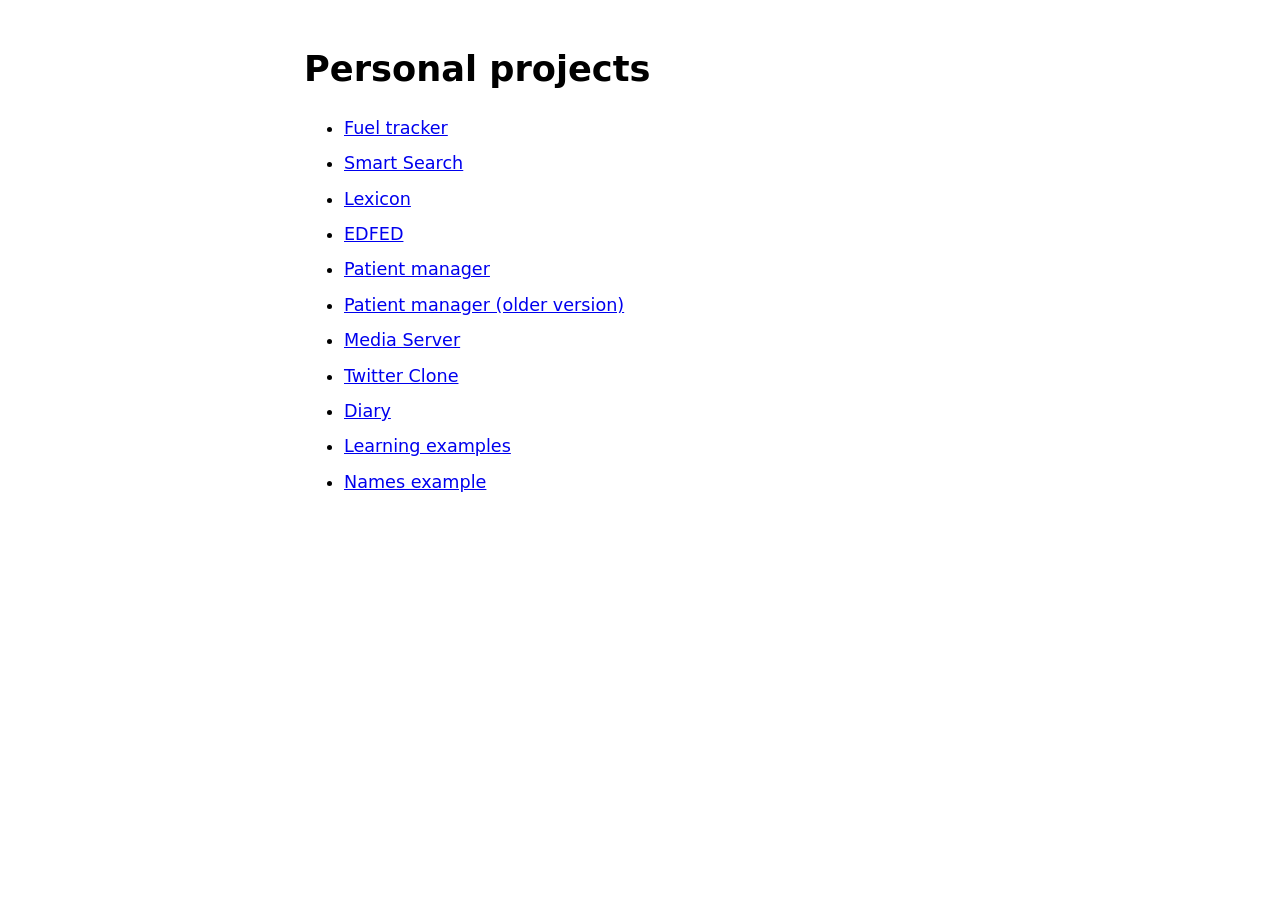
<file: apps/index.html>
<!doctype html>
<html lang="en">
<head>
    <meta charset="utf-8">
    <meta name="viewport" content="width=device-width, initial-scale=1">
    <title>Personal projects</title>
    <style>
        body { max-width: 42rem; margin: 3rem auto; padding: 0 1.25rem; font: 1.1rem/1.65 system-ui, sans-serif; }
        h1 { line-height: 1.2; }
        li { margin: .4rem 0; }
    </style>
</head>
<body>
    <h1>Personal projects</h1>
    <ul>
        <li><a href="fuel/">Fuel tracker</a></li>
        <li><a href="search/">Smart Search</a></li>
        <li><a href="lexicon/">Lexicon</a></li>
        <li><a href="edfed/">EDFED</a></li>
        <li><a href="patients/">Patient manager</a></li>
        <li><a href="patients-legacy/">Patient manager (older version)</a></li>
        <li><a href="media/">Media Server</a></li>
        <li><a href="twitter/">Twitter Clone</a></li>
        <li><a href="diary/">Diary</a></li>
        <li><a href="learning/210-mini-signup.php">Learning examples</a></li>
        <li><a href="learning-names/">Names example</a></li>
    </ul>
</body>
</html>
</file>
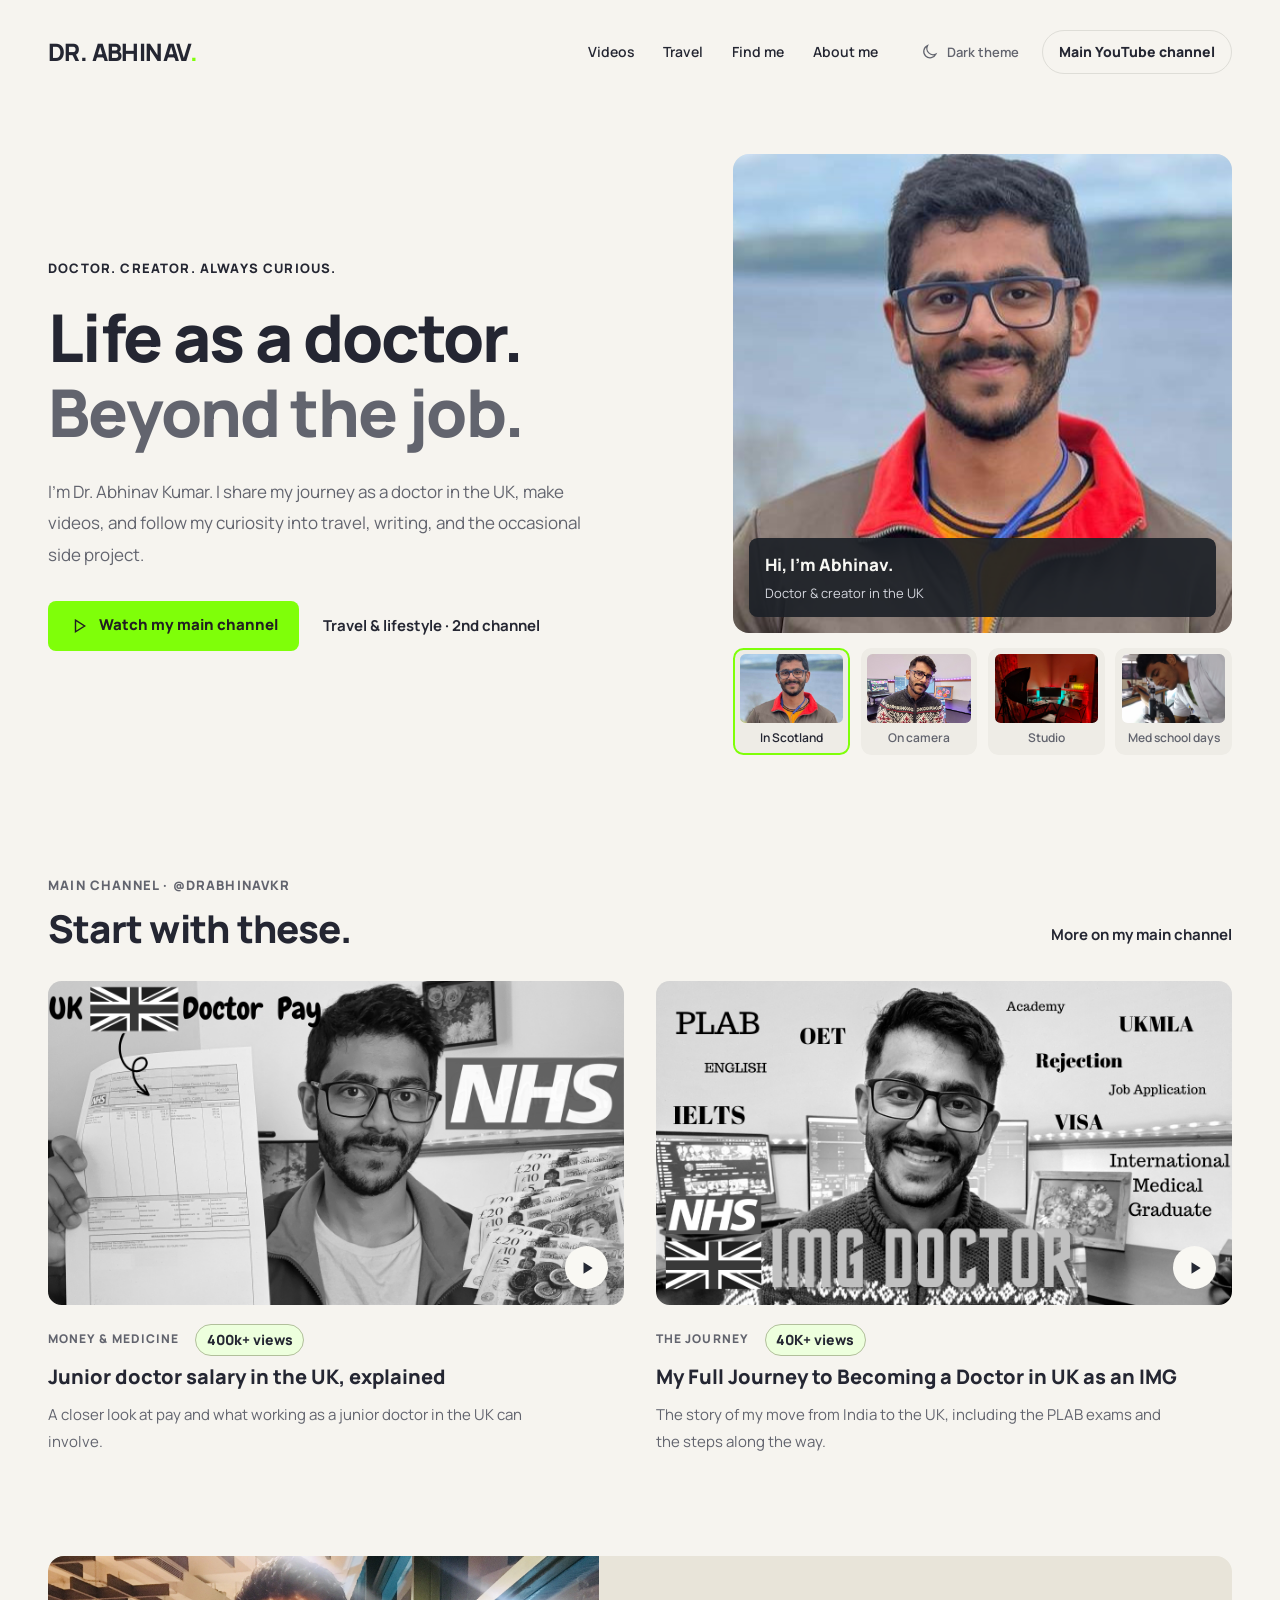
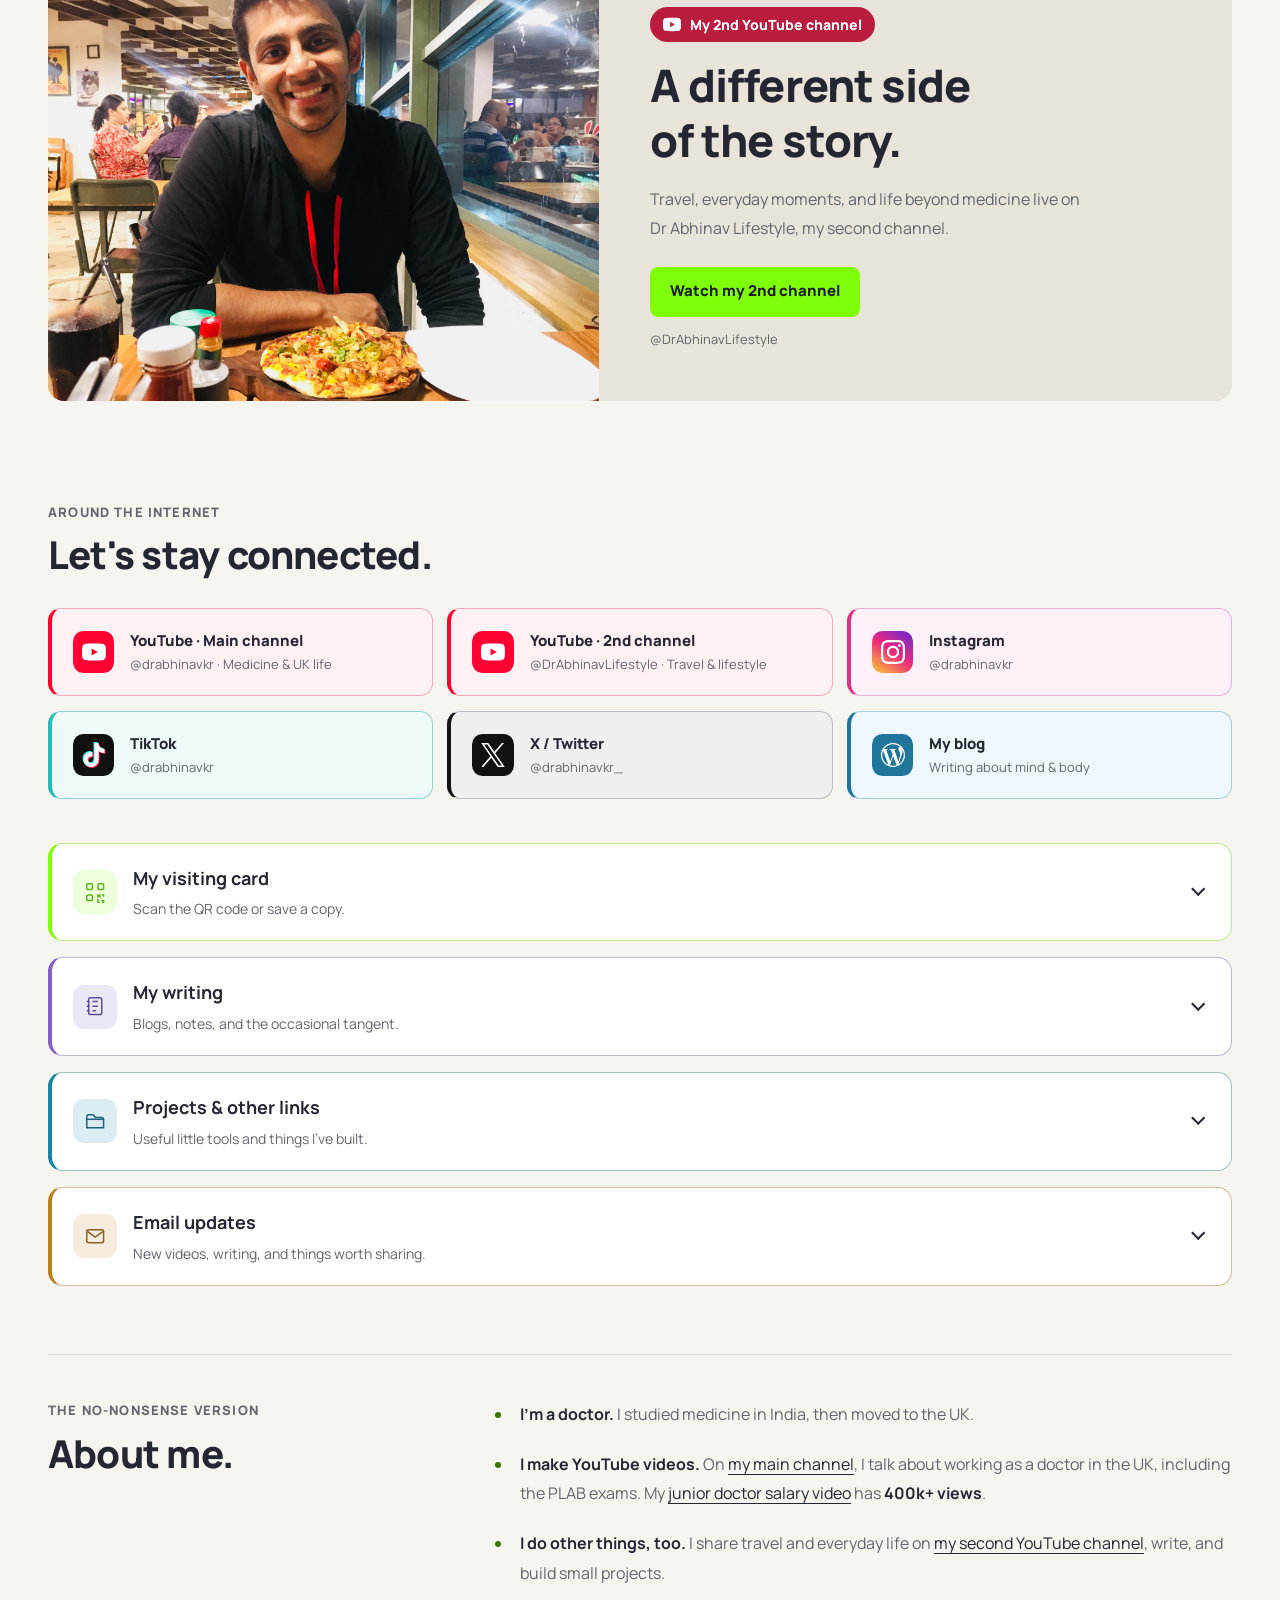
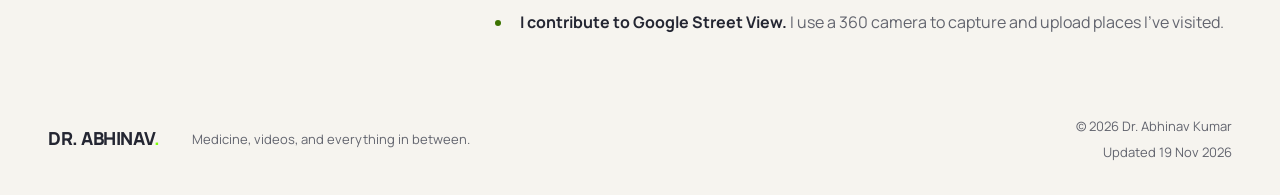
<file: site/index.html>
<!doctype html>
<html lang="en">
<head>
    <meta charset="utf-8">
    <meta name="viewport" content="width=device-width, initial-scale=1">
    <meta name="description" content="Dr. Abhinav Kumar: a doctor and creator in the UK. Watch videos about medicine, explore travel and lifestyle, read my writing, and discover my projects.">
    <meta name="theme-color" content="#f6f4ef">
    <meta property="og:type" content="website">
    <meta property="og:title" content="Dr. Abhinav Kumar — Doctor & Creator">
    <meta property="og:description" content="Life as a doctor. Beyond the job. Videos, travel, writing, and useful little projects.">
    <meta property="og:url" content="https://abhinavkr.com/">
    <meta property="og:image" content="https://abhinavkr.com/image/abhinav2.jpg">
    <meta name="twitter:card" content="summary_large_image">
    <link rel="canonical" href="https://abhinavkr.com/">
    <link rel="icon" type="image/svg+xml" href="image/favicon.svg">
    <link rel="preconnect" href="https://fonts.googleapis.com">
    <link rel="preconnect" href="https://fonts.gstatic.com" crossorigin>
    <link href="https://fonts.googleapis.com/css2?family=Manrope:wght@400;500;600;700;800&display=swap" rel="stylesheet">
    <script>
        (function () {
            var theme;
            try { theme = localStorage.getItem('abhinavkr-theme'); } catch (error) {}
            if (theme !== 'light' && theme !== 'dark') {
                theme = window.matchMedia('(prefers-color-scheme: dark)').matches ? 'dark' : 'light';
            }
            document.documentElement.dataset.theme = theme;
        })();
    </script>
    <link rel="stylesheet" href="css/style.css">
    <link rel="stylesheet" href="css/formkit.css">
    <title>Dr. Abhinav Kumar — Doctor & Creator</title>
</head>
<body>
    <a class="skip-link" href="#main">Skip to content</a>
    <header class="site-header page-width">
        <a class="brand" href="./" aria-label="Dr. Abhinav Kumar, home">DR. ABHINAV<span>.</span></a>
        <nav class="main-nav" aria-label="Main navigation">
            <a href="#videos">Videos</a><a href="#travel">Travel</a><a href="#links">Find me</a><a href="#about">About me</a>
        </nav>
        <div class="header-actions">
            <button class="theme-toggle" id="theme-toggle" type="button" aria-label="Switch colour theme">
                <svg class="theme-sun" viewBox="0 0 24 24" fill="none" stroke="currentColor" stroke-width="1.7" aria-hidden="true"><circle cx="12" cy="12" r="4"></circle><path d="M12 2v2m0 16v2M2 12h2m16 0h2M4.9 4.9l1.4 1.4m11.4 11.4 1.4 1.4M4.9 19.1l1.4-1.4M17.7 6.3l1.4-1.4"></path></svg>
                <svg class="theme-moon" viewBox="0 0 24 24" fill="none" stroke="currentColor" stroke-width="1.7" aria-hidden="true"><path d="M20.4 15.1A8.6 8.6 0 0 1 8.9 3.6a8.7 8.7 0 1 0 11.5 11.5Z"></path></svg>
                <span id="theme-label">Theme</span>
            </button>
            <a class="button button-outline header-youtube" href="https://youtube.com/@drabhinavkr" target="_blank" rel="noopener noreferrer">Main YouTube channel</a>
        </div>
    </header>
    <main id="main" class="page-width">
        <section class="hero" aria-labelledby="intro-title">
            <div class="hero-copy">
                <p class="eyebrow">Doctor. Creator. Always curious.</p>
                <h1 id="intro-title">Life as a doctor.<br><span>Beyond the job.</span></h1>
                <p class="hero-description">I'm Dr. Abhinav Kumar. I share my journey as a doctor in the UK, make videos, and follow my curiosity into travel, writing, and the occasional side project.</p>
                <div class="hero-actions">
                    <a class="button button-primary" href="https://youtube.com/@drabhinavkr" target="_blank" rel="noopener noreferrer"><svg viewBox="0 0 24 24" fill="none" stroke="currentColor" stroke-width="1.7" aria-hidden="true"><path d="m9 5 11 7-11 7Z"></path></svg>Watch my main channel</a>
                    <a class="text-link" href="https://www.youtube.com/@DrAbhinavLifestyle" target="_blank" rel="noopener noreferrer">Travel &amp; lifestyle · 2nd channel</a>
                </div>
            </div>
            <div class="hero-gallery" aria-label="Photos of Abhinav and the studio">
                <figure class="portrait">
                    <img id="hero-photo" src="image/abhinav2.jpg" width="628" height="471" alt="Abhinav Kumar in Edinburgh" fetchpriority="high" decoding="async">
                    <figcaption><strong id="photo-caption" aria-live="polite">Hi, I'm Abhinav.</strong><span>Doctor &amp; creator in the UK</span></figcaption>
                </figure>
                <div class="photo-picker" role="group" aria-label="Choose a photo">
                    <button class="photo-choice" type="button" aria-pressed="true" aria-label="Show Abhinav in Scotland" data-photo="image/abhinav2.jpg" data-caption="Hi, I'm Abhinav." data-alt="Abhinav Kumar in Edinburgh, Scotland" data-position="50% 35%"><img src="image/abhinav2.jpg" width="628" height="471" alt="" decoding="async"><span>In Scotland</span></button>
                    <button class="photo-choice" type="button" aria-pressed="false" aria-label="Show Abhinav behind the videos" data-photo="image/abhinav3.jpg" data-caption="Behind the videos." data-alt="Abhinav Kumar at his desk with editing screens behind him" data-position="50% 35%"><img src="image/abhinav3.jpg" width="1438" height="1080" alt="" loading="lazy" decoding="async"><span>On camera</span></button>
                    <button class="photo-choice" type="button" aria-pressed="false" aria-label="Show the studio" data-photo="image/studio.jpg" data-caption="Where the videos begin." data-alt="Abhinav's studio with camera lighting, desk, and neon name sign" data-position="50% 65%"><img src="image/studio.jpg" width="4000" height="3008" alt="" loading="lazy" decoding="async"><span>Studio</span></button>
                    <button class="photo-choice med-school-choice" type="button" aria-pressed="false" aria-label="Show Abhinav during medical school" data-photo="image/med-school-days.jpg" data-caption="Med school days." data-alt="Abhinav in a white coat using a microscope during medical school in India" data-position="50% 60%"><img src="image/med-school-days.jpg" width="1836" height="3264" alt="" loading="lazy" decoding="async"><span>Med school days</span></button>
                </div>
            </div>
        </section>
        <section class="section video-section" id="videos" aria-labelledby="video-title">
            <div class="section-heading"><div><p class="eyebrow">Main channel · @drabhinavkr</p><h2 id="video-title">Start with these.</h2></div><a class="text-link" href="https://youtube.com/@drabhinavkr" target="_blank" rel="noopener noreferrer">More on my main channel</a></div>
            <div class="video-grid">
                <a class="video-card" href="https://youtu.be/0tTryyFhsk0" target="_blank" rel="noopener noreferrer">
                    <div class="video-cover salary-cover"><img class="salary-photo" src="image/junior-doctor-salary.png" width="1280" height="720" alt="UK doctor pay video thumbnail showing Abhinav, an NHS payslip, and British currency" loading="lazy" decoding="async"><span class="video-play" aria-hidden="true"><svg viewBox="0 0 24 24" fill="currentColor"><path d="m9 5 11 7-11 7Z"></path></svg></span></div>
                    <div class="video-meta"><p class="video-category">Money &amp; medicine</p><span class="view-count">400k+ views</span></div><h3>Junior doctor salary in the UK, explained</h3><p>A closer look at pay and what working as a junior doctor in the UK can involve.</p>
                </a>
                <a class="video-card" href="https://youtu.be/Fj8RmemVEFo" target="_blank" rel="noopener noreferrer">
                    <div class="video-cover journey-cover"><img class="journey-photo" src="image/full-journey-img-doctor.png" width="1280" height="720" alt="My full journey to becoming a doctor in the UK as an IMG: Abhinav with NHS, PLAB, OET and IELTS graphics" loading="lazy" decoding="async"><span class="video-play" aria-hidden="true"><svg viewBox="0 0 24 24" fill="currentColor"><path d="m9 5 11 7-11 7Z"></path></svg></span></div>
                    <div class="video-meta"><p class="video-category">The journey</p><span class="view-count">40K+ views</span></div><h3>My Full Journey to Becoming a Doctor in UK as an IMG</h3><p>The story of my move from India to the UK, including the PLAB exams and the steps along the way.</p>
                </a>
            </div>
        </section>
        <section class="travel-section section" id="travel" aria-labelledby="travel-title">
            <div class="travel-photo"><img src="image/abhinav1.jpg" width="4032" height="3024" alt="Abhinav enjoying a meal away from the desk" loading="lazy" decoding="async"></div>
            <div class="travel-copy"><span class="channel-badge"><img src="image/icons/youtube.svg" width="18" height="18" alt="">My 2nd YouTube channel</span><h2 id="travel-title">A different side<br>of the story.</h2><p>Travel, everyday moments, and life beyond medicine live on Dr Abhinav Lifestyle, my second channel.</p><a class="button button-primary" href="https://www.youtube.com/@DrAbhinavLifestyle" target="_blank" rel="noopener noreferrer">Watch my 2nd channel</a><span class="channel-handle">@DrAbhinavLifestyle</span></div>
        </section>
        <section class="section links-section" id="links" aria-labelledby="social-title">
            <div class="section-heading"><div><p class="eyebrow">Around the internet</p><h2 id="social-title">Let's stay connected.</h2></div></div>
            <div class="social-grid">
                <a class="social-link social-youtube" href="https://youtube.com/@drabhinavkr" target="_blank" rel="noopener noreferrer"><span class="social-mark" aria-hidden="true"><img src="image/icons/youtube.svg" width="24" height="24" alt=""></span><span><strong>YouTube · Main channel</strong><small>@drabhinavkr · Medicine &amp; UK life</small></span></a>
                <a class="social-link social-youtube" href="https://www.youtube.com/@DrAbhinavLifestyle" target="_blank" rel="noopener noreferrer"><span class="social-mark" aria-hidden="true"><img src="image/icons/youtube.svg" width="24" height="24" alt=""></span><span><strong>YouTube · 2nd channel</strong><small>@DrAbhinavLifestyle · Travel &amp; lifestyle</small></span></a>
                <a class="social-link social-instagram" href="https://instagram.com/drabhinavkr" target="_blank" rel="noopener noreferrer"><span class="social-mark" aria-hidden="true"><img src="image/icons/instagram.svg" width="24" height="24" alt=""></span><span><strong>Instagram</strong><small>@drabhinavkr</small></span></a>
                <a class="social-link social-tiktok" href="https://www.tiktok.com/@drabhinavkr" target="_blank" rel="noopener noreferrer"><span class="social-mark" aria-hidden="true"><img src="image/icons/tiktok.svg" width="24" height="24" alt=""></span><span><strong>TikTok</strong><small>@drabhinavkr</small></span></a>
                <a class="social-link social-x" href="https://twitter.com/drabhinavkr_" target="_blank" rel="noopener noreferrer"><span class="social-mark" aria-hidden="true"><img src="image/icons/x.svg" width="24" height="24" alt=""></span><span><strong>X / Twitter</strong><small>@drabhinavkr_</small></span></a>
                <a class="social-link social-wordpress" href="https://abhinavkr.com/blog" target="_blank" rel="noopener noreferrer"><span class="social-mark" aria-hidden="true"><img src="image/icons/wordpress.svg" width="24" height="24" alt=""></span><span><strong>My blog</strong><small>Writing about mind &amp; body</small></span></a>
            </div>
            <div class="more-links" aria-label="Visiting card, writing, projects, and email updates">
                <details class="disclosure visiting-card" id="visitingCard">
                    <summary><span class="disclosure-symbol" aria-hidden="true"><svg viewBox="0 0 24 24" fill="none" stroke="currentColor" stroke-width="1.6"><rect x="3" y="3" width="6" height="6" rx="1"></rect><rect x="15" y="3" width="6" height="6" rx="1"></rect><rect x="3" y="15" width="6" height="6" rx="1"></rect><path d="M15 15h2v2h-2zm4 0h2v2m-6 2v4h2m2-2h2v2h-2"></path></svg></span><span class="summary-copy"><strong>My visiting card</strong><small>Scan the QR code or save a copy.</small></span><span class="chevron" aria-hidden="true"></span></summary>
                    <div class="disclosure-body visiting-card-content">
                        <a class="card-image-link" href="image/abhinavkr.com_Abhinav_Kumar_Business_Card.JPG" target="_blank" rel="noopener noreferrer" aria-label="Open the full-size visiting card with QR code"><img src="image/abhinavkr.com_Abhinav_Kumar_Business_Card.JPG" width="1080" height="1080" alt="Abhinav Kumar's original visiting card, with a large scannable QR code and portrait" loading="lazy" decoding="async"></a>
                        <div class="card-description"><h3>A handy way to keep in touch.</h3><p>The QR code and original card are right here. Open it larger to scan, or download a copy to keep.</p><a class="button button-primary" download="abhinavkr.com_Abhinav_Kumar_Business_Card.JPG" href="image/abhinavkr.com_Abhinav_Kumar_Business_Card.JPG">Download visiting card</a><a class="text-link" href="image/abhinavkr.com_Abhinav_Kumar_Business_Card.JPG" target="_blank" rel="noopener noreferrer">Open full-size card</a></div>
                    </div>
                </details>
                <details class="disclosure" id="otherBlogs">
                    <summary><span class="disclosure-symbol" aria-hidden="true"><svg viewBox="0 0 24 24" fill="none" stroke="currentColor" stroke-width="1.6"><rect x="5" y="3" width="14" height="18" rx="2"></rect><path d="M9 7h6m-6 5h6m-6 5h4M3 7h3m-3 5h3m-3 5h3"></path></svg></span><span class="summary-copy"><strong>My writing</strong><small>Blogs, notes, and the occasional tangent.</small></span><span class="chevron" aria-hidden="true"></span></summary>
                    <div class="disclosure-body link-list">
                        <a href="https://throwninthedeep.wordpress.com/" target="_blank" rel="noopener noreferrer">Writings</a>
                        <a href="https://abhinavkr.com/musings" target="_blank" rel="noopener noreferrer">Random Knowledge</a>
                        <a href="https://abhinavkr.com/blog" target="_blank" rel="noopener noreferrer">Mind and Body Blog</a>
                        <a href="https://abhinavkr.com/personal" target="_blank" rel="noopener noreferrer">Personal Journal</a>
                    </div>
                </details>
                <details class="disclosure" id="otherLinks">
                    <summary><span class="disclosure-symbol" aria-hidden="true"><svg viewBox="0 0 24 24" fill="none" stroke="currentColor" stroke-width="1.6"><path d="M3 7a2 2 0 0 1 2-2h5l2 3h7a2 2 0 0 1 2 2v9H3Z"></path><path d="M3 10h18"></path></svg></span><span class="summary-copy"><strong>Projects &amp; other links</strong><small>Useful little tools and things I've built.</small></span><span class="chevron" aria-hidden="true"></span></summary>
                    <div class="disclosure-body link-list">
                        <a href="projects/lexicon/" target="_blank" rel="noopener noreferrer">Lexicon</a>
                        <a href="projects/twitter/" target="_blank" rel="noopener noreferrer">Twitter Clone</a>
                        <a href="https://abhinav4848.github.io/static/projects/AbacusTest/" target="_blank" rel="noopener noreferrer">Abacus Worksheet Generator</a>
                        <a href="https://abhinav4848.github.io/static/projects/arrow-generator-for-agility-exercises/" target="_blank" rel="noopener noreferrer">Agility Arrows</a>
                        <a href="projects/search/" target="_blank" rel="noopener noreferrer">Search App</a>
                        <a href="projects/" target="_blank" rel="noopener noreferrer">More projects</a>
                        <a href="https://bit.ly/SQ6wnI" target="_blank" rel="noopener noreferrer">Chrome extension <span class="archive-label">Older project</span></a>
                        <a href="https://abhinavkr.com/projects/gpleaflets/" target="_blank" rel="noopener noreferrer">NHS &amp; PCDS Search</a>
                    </div>
                </details>
                <details class="disclosure newsletter" id="newsletter">
                    <summary><span class="disclosure-symbol" aria-hidden="true"><svg viewBox="0 0 24 24" fill="none" stroke="currentColor" stroke-width="1.6"><rect x="3" y="5" width="18" height="14" rx="2"></rect><path d="m4 7 8 6 8-6"></path></svg></span><span class="summary-copy"><strong>Email updates</strong><small>New videos, writing, and things worth sharing.</small></span><span class="chevron" aria-hidden="true"></span></summary>
                    <div class="disclosure-body newsletter-form"><script src="https://f.convertkit.com/ckjs/ck.5.js"></script><form action="https://app.kit.com/forms/5622365/subscriptions"
                                class="seva-form formkit-form" method="post" data-sv-form="5622365"
                                data-uid="0d3152f352" data-format="inline" data-version="5"
                                data-options="{&quot;settings&quot;:{&quot;after_subscribe&quot;:{&quot;action&quot;:&quot;message&quot;,&quot;success_message&quot;:&quot;Success! Now check your email to confirm your subscription.&quot;,&quot;redirect_url&quot;:&quot;&quot;},&quot;analytics&quot;:{&quot;google&quot;:null,&quot;fathom&quot;:null,&quot;facebook&quot;:null,&quot;segment&quot;:null,&quot;pinterest&quot;:null,&quot;sparkloop&quot;:null,&quot;googletagmanager&quot;:null},&quot;modal&quot;:{&quot;trigger&quot;:&quot;timer&quot;,&quot;scroll_percentage&quot;:null,&quot;timer&quot;:5,&quot;devices&quot;:&quot;all&quot;,&quot;show_once_every&quot;:15},&quot;powered_by&quot;:{&quot;show&quot;:true,&quot;url&quot;:&quot;https://kit.com/features/forms?utm_campaign=poweredby&amp;utm_content=form&amp;utm_medium=referral&amp;utm_source=dynamic&quot;},&quot;recaptcha&quot;:{&quot;enabled&quot;:false},&quot;return_visitor&quot;:{&quot;action&quot;:&quot;hide&quot;,&quot;custom_content&quot;:&quot;&quot;},&quot;slide_in&quot;:{&quot;display_in&quot;:&quot;bottom_right&quot;,&quot;trigger&quot;:&quot;timer&quot;,&quot;scroll_percentage&quot;:null,&quot;timer&quot;:5,&quot;devices&quot;:&quot;all&quot;,&quot;show_once_every&quot;:15},&quot;sticky_bar&quot;:{&quot;display_in&quot;:&quot;top&quot;,&quot;trigger&quot;:&quot;timer&quot;,&quot;scroll_percentage&quot;:null,&quot;timer&quot;:5,&quot;devices&quot;:&quot;all&quot;,&quot;show_once_every&quot;:15}},&quot;version&quot;:&quot;5&quot;}"
                                min-width="400 500 600 700 800"
                                style="background-color: rgb(249, 250, 251); border-radius: 4px;">
                                <div class="formkit-background" style="opacity: 0.2;"></div>
                                <div data-style="minimal">
                                    <div class="formkit-header" data-element="header"
                                        style="color: rgb(77, 77, 77); font-size: 27px; font-weight: 700;">
                                        <h2>Join the Newsletter</h2>
                                    </div>
                                    <div class="formkit-subheader" data-element="subheader"
                                        style="color: rgb(104, 104, 104); font-size: 18px;">Subscribe to get our latest
                                        content by email.</div>
                                    <ul class="formkit-alert formkit-alert-error" data-element="errors"
                                        data-group="alert"></ul>
                                    <div data-element="fields" data-stacked="false" class="seva-fields formkit-fields">
                                        <div class="formkit-field"><input class="formkit-input" name="email_address"
                                                aria-label="Email Address" placeholder="Email Address" required=""
                                                type="email"
                                                style="color: rgb(0, 0, 0); border-color: rgb(227, 227, 227); border-radius: 4px; font-weight: 400;">
                                        </div><button data-element="submit" class="formkit-submit formkit-submit"
                                            style="color: rgb(255, 255, 255); background-color: rgb(22, 119, 190); border-radius: 4px; font-weight: 400;">
                                            <div class="formkit-spinner">
                                                <div></div>
                                                <div></div>
                                                <div></div>
                                            </div><span class="">Subscribe</span>
                                        </button>
                                    </div>
                                    <div class="formkit-guarantee" data-element="guarantee"
                                        style="color: rgb(77, 77, 77); font-size: 13px; font-weight: 400;">We won't send
                                        you spam. Unsubscribe at any time.</div>
                                    <div class="formkit-powered-by-convertkit-container"><a
                                            href="https://kit.com/features/forms?utm_campaign=poweredby&amp;utm_content=form&amp;utm_medium=referral&amp;utm_source=dynamic"
                                            data-element="powered-by" class="formkit-powered-by-convertkit"
                                            data-variant="dark" target="_blank" rel="nofollow">Built with Kit</a></div>
                                </div>
                            </form></div>
                </details>
            </div>
        </section>
        <section class="section about-section" id="about" aria-labelledby="about-title">
            <div class="section-heading"><div><p class="eyebrow">The no-nonsense version</p><h2 id="about-title">About me.</h2></div></div>
            <ul class="about-facts">
                <li><strong>I'm a doctor.</strong> I studied medicine in India, then moved to the UK.</li>
                <li><strong>I make YouTube videos.</strong> On <a href="https://youtube.com/@drabhinavkr" target="_blank" rel="noopener noreferrer">my main channel</a>, I talk about working as a doctor in the UK, including the PLAB exams. My <a href="https://youtu.be/0tTryyFhsk0" target="_blank" rel="noopener noreferrer">junior doctor salary video</a> has <strong>400k+ views</strong>.</li>
                <li><strong>I do other things, too.</strong> I share travel and everyday life on <a href="https://www.youtube.com/@DrAbhinavLifestyle" target="_blank" rel="noopener noreferrer">my second YouTube channel</a>, write, and build small projects.</li>
                <li><strong>I contribute to Google Street View.</strong> I use a 360 camera to capture and upload places I've visited.</li>
            </ul>
        </section>
    </main>
    <footer class="site-footer page-width"><a class="brand footer-brand" href="./">DR. ABHINAV<span>.</span></a><p>Medicine, videos, and everything in between.</p><div class="footer-meta"><small>&copy; <span id="current-year">2026</span> Dr. Abhinav Kumar</small><small>Updated <time id="last-updated" datetime="2026-11-19">19 Nov 2026</time></small></div></footer>
    <script>
        (function () {
            var root = document.documentElement;
            var themeButton = document.getElementById('theme-toggle');
            var themeLabel = document.getElementById('theme-label');
            var themeColour = document.querySelector('meta[name="theme-color"]');
            function syncTheme() {
                var dark = root.dataset.theme === 'dark';
                themeLabel.textContent = dark ? 'Light theme' : 'Dark theme';
                themeButton.setAttribute('aria-label', dark ? 'Switch to light theme' : 'Switch to dark theme');
                themeButton.setAttribute('aria-pressed', String(dark));
                themeColour.content = dark ? '#1c2027' : '#f6f4ef';
                var kitBrand = document.querySelector('.formkit-powered-by-convertkit');
                if (kitBrand) kitBrand.setAttribute('data-variant', dark ? 'light' : 'dark');
            }
            syncTheme();
            themeButton.addEventListener('click', function () {
                root.dataset.theme = root.dataset.theme === 'dark' ? 'light' : 'dark';
                try { localStorage.setItem('abhinavkr-theme', root.dataset.theme); } catch (error) {}
                syncTheme();
            });
            var photo = document.getElementById('hero-photo');
            var caption = document.getElementById('photo-caption');
            var photoButtons = document.querySelectorAll('.photo-choice');
            photoButtons.forEach(function (button) {
                button.addEventListener('click', function () {
                    photo.src = button.dataset.photo;
                    photo.alt = button.dataset.alt;
                    photo.style.objectPosition = button.dataset.position;
                    caption.textContent = button.dataset.caption;
                    photoButtons.forEach(function (choice) { choice.setAttribute('aria-pressed', String(choice === button)); });
                });
            });
            document.getElementById('current-year').textContent = new Date().getFullYear();
            if (window.location.hash) {
                var target = document.getElementById(window.location.hash.substring(1));
                if (target && target.tagName === 'DETAILS') target.open = true;
            }
        })();
    </script>
</body>
</html>
</file>
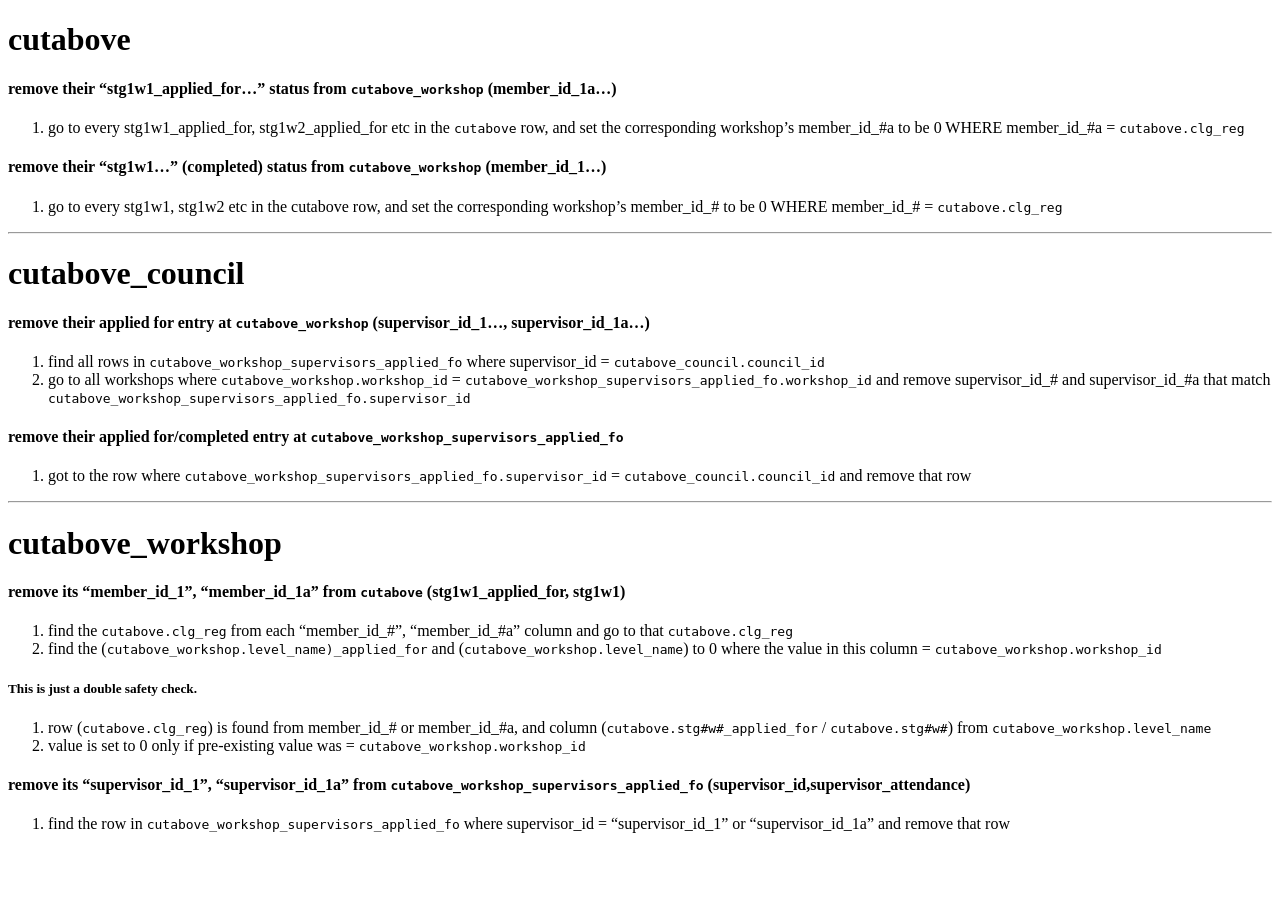
<file: apps/edfed/assets/simple.html>
<!DOCTYPE html><html><head><meta charset="utf-8"><title>Dillinger.md</title><style></style></head><body id="preview">
<h1><a id="cutabove_0"></a>cutabove</h1>
<h4><a id="remove_their_stg1w1_applied_for_status_from_cutabove_workshop_member_id_1a_1"></a>remove their “stg1w1_applied_for…” status from <code>cutabove_workshop</code> (member_id_1a…)</h4>
<ol>
<li>go to every stg1w1_applied_for, stg1w2_applied_for etc in the <code>cutabove</code> row, and set the corresponding workshop’s member_id_#a to be 0 WHERE member_id_#a = <code>cutabove.clg_reg</code></li>
</ol>
<h4><a id="remove_their_stg1w1_completed_status_from_cutabove_workshop_member_id_1_4"></a>remove their “stg1w1…” (completed) status from <code>cutabove_workshop</code> (member_id_1…)</h4>
<ol>
<li>go to every stg1w1, stg1w2 etc in the cutabove row, and set the corresponding workshop’s member_id_# to be 0 WHERE member_id_# = <code>cutabove.clg_reg</code></li>
</ol>
<hr>
<h1><a id="cutabove_council_9"></a>cutabove_council</h1>
<h4><a id="remove_their_applied_for_entry_at_cutabove_workshop_supervisor_id_1_supervisor_id_1a_10"></a>remove their applied for entry at <code>cutabove_workshop</code> (supervisor_id_1…, supervisor_id_1a…)</h4>
<ol>
<li>find all rows in <code>cutabove_workshop_supervisors_applied_fo</code> where supervisor_id = <code>cutabove_council.council_id</code></li>
<li>go to all workshops where <code>cutabove_workshop.workshop_id</code> = <code>cutabove_workshop_supervisors_applied_fo.workshop_id</code> and remove supervisor_id_# and supervisor_id_#a that match <code>cutabove_workshop_supervisors_applied_fo.supervisor_id</code></li>
</ol>
<h4><a id="remove_their_applied_forcompleted_entry_at_cutabove_workshop_supervisors_applied_fo_13"></a>remove their applied for/completed entry at <code>cutabove_workshop_supervisors_applied_fo</code></h4>
<ol>
<li>got to the row where <code>cutabove_workshop_supervisors_applied_fo.supervisor_id</code> = <code>cutabove_council.council_id</code> and remove that row</li>
</ol>
<hr>
<h1><a id="cutabove_workshop_18"></a>cutabove_workshop</h1>
<h4><a id="remove_its_member_id_1__member_id_1a_from_cutabove_stg1w1_applied_for_stg1w1_19"></a>remove its “member_id_1”,  “member_id_1a” from <code>cutabove</code> (stg1w1_applied_for, stg1w1)</h4>
<ol>
<li>find the <code>cutabove.clg_reg</code> from each “member_id_#”,  “member_id_#a” column and go to that <code>cutabove.clg_reg</code></li>
<li>find the (<code>cutabove_workshop.level_name)_applied_for</code> and (<code>cutabove_workshop.level_name</code>) to 0 where the value in this column = <code>cutabove_workshop.workshop_id</code></li>
</ol>
<h5><a id="This_is_just_a_double_safety_check_22"></a>This is just a double safety check.</h5>
<ol>
<li>row (<code>cutabove.clg_reg</code>) is found from member_id_# or member_id_#a, and column (<code>cutabove.stg#w#_applied_for</code> / <code>cutabove.stg#w#</code>) from <code>cutabove_workshop.level_name</code></li>
<li>value is set to 0 only if pre-existing value was = <code>cutabove_workshop.workshop_id</code></li>
</ol>
<h4><a id="remove_its_supervisor_id_1_supervisor_id_1a_from_cutabove_workshop_supervisors_applied_fo_supervisor_idsupervisor_attendance_26"></a>remove its “supervisor_id_1”, “supervisor_id_1a” from <code>cutabove_workshop_supervisors_applied_fo</code> (supervisor_id,supervisor_attendance)</h4>
<ol>
<li>find the row in <code>cutabove_workshop_supervisors_applied_fo</code> where supervisor_id = “supervisor_id_1” or “supervisor_id_1a” and remove that row</li>
</ol>

</body></html>
</file>
<file: site/css/style.css>
:root {
    color-scheme: light;
    --page: #f6f4ef; --surface: #fff; --soft: #eeece6; --ink: #242632;
    --muted: #62646e; --line: #deddd7; --accent: #7fff09; --accent-hover: #6be300;
    --accent-ink: #211e21; --focus: #3c7300; --travel: #e8e4d9; --radius: 1rem;
    font-family: "Manrope", system-ui, -apple-system, BlinkMacSystemFont, "Segoe UI", sans-serif;
}
:root[data-theme="dark"] {
    color-scheme: dark;
    --page: #1c2027; --surface: #252b34; --soft: #282f39; --ink: #f3f3ed;
    --muted: #b8bbc4; --line: #424952; --accent-hover: #a0ff4a; --focus: #b4ff80; --travel: #2b3338;
}
*, *::before, *::after { box-sizing: border-box; }
html { scroll-behavior: smooth; scroll-padding-top: 2rem; }
body { margin: 0; background: var(--page); color: var(--ink); font-size: 1rem; line-height: 1.7; }
a { color: inherit; text-decoration-thickness: .08em; text-underline-offset: .22em; }
button, input { font: inherit; }
button, a { -webkit-tap-highlight-color: transparent; }
button { cursor: pointer; }
img { display: block; max-width: 100%; }
svg { width: 1.25rem; height: 1.25rem; flex: 0 0 auto; }
h1, h2, h3, p, figure { margin: 0; }
h1, h2, h3 { font-weight: 800; line-height: 1.22; text-wrap: balance; }
:focus-visible { outline: 3px solid var(--focus); outline-offset: 5px; }
[id] { scroll-margin-top: 2rem; }
.page-width { width: min(100% - 5rem, 74rem); margin-inline: auto; }
.skip-link { position: absolute; z-index: 10; top: .8rem; left: 1rem; padding: .7rem 1rem; background: var(--ink); color: var(--page); transform: translateY(-200%); border-radius: .4rem; }
.skip-link:focus { transform: translateY(0); }
.site-header { display: flex; align-items: center; gap: 2rem; padding-block: 1.9rem; }
.brand { font-size: 1.5rem; font-weight: 800; letter-spacing: -.025em; text-decoration: none; white-space: nowrap; }
.brand > span { color: var(--accent); }
.main-nav { display: flex; align-items: center; gap: 1.8rem; margin-left: auto; }
.main-nav a { padding-block: .55rem; text-decoration: none; font-size: .875rem; font-weight: 600; }
.main-nav a:hover, .text-link:hover { text-decoration: underline; }
.header-actions { display: flex; align-items: center; gap: .75rem; }
.button { display: inline-flex; align-items: center; justify-content: center; gap: .7rem; min-height: 3.1rem; padding: .8rem 1.2rem; border: 1px solid transparent; border-radius: .5rem; font-size: .9375rem; font-weight: 800; line-height: 1.5; text-decoration: none; transition: background .18s, border-color .18s; text-align: center; }
.button-primary { background: var(--accent); color: var(--accent-ink); }
.button-primary:hover { background: var(--accent-hover); }
.button-outline { border-color: var(--line); background: transparent; color: var(--ink); }
.button-outline:hover { border-color: var(--muted); background: var(--soft); }
.header-youtube { min-height: 2.7rem; padding: .55rem 1rem; border-radius: 99rem; font-size: .875rem; }
.theme-toggle { display: inline-flex; align-items: center; justify-content: center; gap: .5rem; min-height: 2.7rem; padding: .5rem .7rem; border: 0; border-radius: 99rem; background: transparent; color: var(--muted); font-size: .8125rem; font-weight: 600; white-space: nowrap; }
.theme-toggle:hover { background: var(--soft); color: var(--ink); }
.theme-toggle svg { width: 1.1rem; height: 1.1rem; }
[data-theme="light"] .theme-sun, [data-theme="dark"] .theme-moon { display: none; }
.hero { display: grid; grid-template-columns: 1.22fr 1fr; align-items: center; gap: clamp(2.5rem, 6vw, 5.5rem); padding-block: 3.1rem 4.7rem; }
.eyebrow { font-size: .8125rem; font-weight: 800; line-height: 1.6; letter-spacing: .09em; text-transform: uppercase; }
.hero h1 { font-size: clamp(2.8rem, 5.15vw, 4.15rem); line-height: 1.15; letter-spacing: -.025em; margin-top: 1.3rem; }
.hero h1 > span { color: var(--muted); }
.hero-description { max-width: 35rem; margin-top: 1.55rem; color: var(--muted); font-size: 1.0625rem; line-height: 1.85; }
.hero-actions { display: flex; align-items: center; flex-wrap: wrap; gap: 1.15rem 1.5rem; margin-top: 1.9rem; }
.text-link { display: inline-block; padding-block: .3rem; font-size: .9375rem; font-weight: 700; text-decoration: none; }
.portrait { position: relative; overflow: hidden; border-radius: var(--radius); background: var(--soft); aspect-ratio: 1.04; }
.portrait > img { width: 100%; height: 100%; object-fit: cover; object-position: 50% 35%; }
.portrait figcaption { position: absolute; bottom: 1rem; left: 1rem; right: 1rem; display: grid; gap: .15rem; padding: .8rem 1rem; border-radius: .55rem; background: #1c2027e8; color: #f7f7f3; }
.portrait figcaption strong { font-size: 1.0625rem; font-weight: 800; }
.portrait figcaption > span { font-size: .8125rem; color: #d5d7df; }
.photo-picker { display: grid; grid-template-columns: repeat(4, minmax(0, 1fr)); gap: .65rem; margin-top: .9rem; }
.photo-choice { min-width: 0; padding: .3rem; border: 2px solid transparent; border-radius: .65rem; background: var(--soft); color: var(--muted); transition: border-color .18s; }
.photo-choice img { width: 100%; aspect-ratio: 1.5; height: auto; object-fit: cover; border-radius: .35rem; }
.med-school-choice img { object-position: 50% 52%; }
.photo-choice span { display: block; padding: .35rem .1rem .1rem; font-size: .75rem; font-weight: 600; line-height: 1.5; }
.photo-choice[aria-pressed="true"] { border-color: var(--accent); color: var(--ink); }
.photo-choice:hover:not([aria-pressed="true"]) { border-color: var(--muted); }
.section { padding-block: 2.8rem; }
.section-heading { display: flex; align-items: end; justify-content: space-between; gap: 1.5rem; margin-bottom: 1.8rem; }
.section-heading h2, .newsletter h2 { font-size: clamp(2rem, 3vw, 2.65rem); letter-spacing: -.02em; }
.section-heading .eyebrow { margin-bottom: .6rem; color: var(--muted); }
.video-grid { display: grid; grid-template-columns: repeat(2, minmax(0, 1fr)); gap: 2rem; }
.video-card { display: block; text-decoration: none; }
.video-cover { position: relative; overflow: hidden; aspect-ratio: 16 / 9; border-radius: .85rem; background: var(--soft); }
.video-cover > img { width: 100%; height: 100%; object-fit: cover; filter: grayscale(1); transition: transform .25s ease, filter .25s ease; }
.video-cover .journey-photo, .video-cover .salary-photo { object-fit: contain; object-position: center; }
.salary-cover::after, .journey-cover::after { display: none; }
.video-cover::after { content: ""; position: absolute; inset: 45% 0 0; background: linear-gradient(transparent, #10141b65); pointer-events: none; }
.video-play { position: absolute; z-index: 1; bottom: 1rem; right: 1rem; width: 2.7rem; height: 2.7rem; display: grid; place-items: center; border-radius: 50%; background: #f9f8f3; color: #252934; }
.video-play svg { width: 1.25rem; height: 1.25rem; margin-left: -.1rem; }
.video-card:hover .video-cover > img { transform: scale(1.025); }
.video-card:hover .video-cover > img, .video-card:focus-visible .video-cover > img { filter: grayscale(0); }
.video-card:hover .salary-photo, .video-card:hover .journey-photo { transform: none; }
.video-category { color: var(--muted); font-size: .75rem; font-weight: 800; letter-spacing: .09em; text-transform: uppercase; margin-top: 1.15rem; }
.video-meta { display: flex; flex-wrap: wrap; align-items: center; gap: .5rem 1rem; margin-top: 1.15rem; }
.video-meta .video-category { margin-top: 0; }
.view-count { padding: .2rem .65rem; border: 1px solid color-mix(in srgb, var(--focus) 28%, var(--line)); border-radius: 99rem; background: color-mix(in srgb, var(--accent) 14%, var(--surface)); color: var(--ink); font-size: .875rem; font-weight: 800; }
.video-card h3 { font-size: 1.25rem; font-weight: 800; line-height: 1.45; margin-top: .4rem; }
.video-card > p:last-child { color: var(--muted); font-size: .9375rem; line-height: 1.8; margin-top: .6rem; max-width: 33rem; }
.video-card:hover h3 { text-decoration: underline; text-underline-offset: .2em; }
.travel-section { display: grid; grid-template-columns: 1fr 1.15fr; align-items: stretch; padding: 0; margin-block: 3.5rem; background: var(--travel); border-radius: 1rem; overflow: hidden; }
.travel-photo { min-height: 24rem; }
.travel-photo > img { width: 100%; height: 100%; object-fit: cover; object-position: 50% 40%; }
.travel-copy { padding: clamp(2rem, 4vw, 3.2rem); align-self: center; }
.travel-copy h2 { font-size: clamp(2rem, 3.5vw, 3rem); letter-spacing: -.02em; margin-top: 1rem; }
.travel-copy > p:not(.eyebrow) { margin-top: 1.1rem; color: var(--muted); max-width: 28rem; font-size: 1rem; line-height: 1.8; }
.travel-copy .button { margin-top: 1.5rem; }
.channel-badge { display: inline-flex; align-items: center; gap: .55rem; padding: .45rem .8rem; background: #b91c3d; color: #fff; border-radius: 99rem; font-size: .875rem; font-weight: 800; line-height: 1.5; }
.channel-badge img { width: 1.15rem; height: 1.15rem; filter: brightness(0) invert(1); }
.channel-handle { display: block; color: var(--muted); font-size: .8125rem; margin-top: .7rem; }
.social-grid { display: grid; grid-template-columns: repeat(3, minmax(0, 1fr)); gap: .9rem; }
.social-link { display: flex; align-items: center; min-width: 0; gap: 1rem; padding: 1.3rem; border: 1px solid var(--network-line, var(--line)); border-left: 4px solid var(--network-color, var(--line)); background: var(--network-bg, var(--surface)); border-radius: .8rem; text-decoration: none; transition: border-color .18s, box-shadow .18s; }
.social-link:hover { border-color: var(--network-color, var(--muted)); box-shadow: 0 .3rem 1rem color-mix(in srgb, var(--network-color, var(--ink)) 10%, transparent); }
.social-mark { display: grid; flex: 0 0 2.6rem; place-items: center; height: 2.6rem; background: var(--network-color, var(--ink)); border-radius: .65rem; }
.social-mark img { width: 1.5rem; height: 1.5rem; filter: brightness(0) invert(1); }
.social-youtube { --network-color: #ff0033; --network-bg: light-dark(#fff0f2, #35232b); --network-line: light-dark(#f0adb9, #7b3d4c); }
.social-instagram { --network-color: #d53587; --network-bg: light-dark(#fff0fa, #332539); --network-line: light-dark(#eab0d5, #794361); }
.social-instagram .social-mark { background: linear-gradient(35deg, #f9ce34, #ee2a7b, #6228d7); }
.social-tiktok { --network-color: #25bdbb; --network-bg: light-dark(#eefafa, #203436); --network-line: light-dark(#8dd5d2, #3f7172); }
.social-tiktok .social-mark { background: #111; }
.social-tiktok .social-mark img { filter: brightness(0) invert(1) drop-shadow(1px 1px 0 #fe2c55) drop-shadow(-1px -1px 0 #25f4ee); }
.social-x { --network-color: light-dark(#161616, #e1e5e8); --network-bg: light-dark(#efefef, #2c3036); --network-line: light-dark(#bcbfc4, #69717d); }
.social-x .social-mark { background: #111; }
.social-wordpress { --network-color: #21759b; --network-bg: light-dark(#edf7fc, #22333f); --network-line: light-dark(#a5cde0, #3c6983); }
.social-link strong { display: block; font-size: .9375rem; font-weight: 800; line-height: 1.5; }
.social-link small { display: block; color: var(--muted); font-size: .8125rem; line-height: 1.6; margin-top: .1rem; overflow-wrap: anywhere; }
.more-links { margin-top: 2.7rem; display: grid; gap: 1rem; }
.disclosure { --detail-accent: var(--accent); border: 1px solid color-mix(in srgb, var(--detail-accent) 32%, var(--line)); border-left: 4px solid var(--detail-accent); background: var(--surface); border-radius: .9rem; }
#otherBlogs { --detail-accent: light-dark(#8360cc, #b99bf3); }
#otherLinks { --detail-accent: light-dark(#1684a4, #5fc2e1); }
#newsletter { --detail-accent: light-dark(#b9801c, #edbc62); }
.disclosure > summary { display: flex; align-items: center; justify-content: space-between; gap: 1rem; padding: 1.2rem 1.3rem; border-radius: .8rem; list-style: none; cursor: pointer; transition: background .18s; }
.disclosure > summary:hover { background: color-mix(in srgb, var(--detail-accent) 6%, var(--surface)); }
.disclosure[open] > summary { background: color-mix(in srgb, var(--detail-accent) 10%, var(--surface)); border-bottom: 1px solid color-mix(in srgb, var(--detail-accent) 20%, var(--line)); border-radius: .8rem .8rem 0 0; }
.disclosure-symbol { display: grid; place-items: center; flex: 0 0 2.75rem; width: 2.75rem; height: 2.75rem; border-radius: .7rem; background: color-mix(in srgb, var(--detail-accent) 15%, var(--surface)); color: color-mix(in srgb, var(--detail-accent) 65%, var(--ink)); }
.disclosure-symbol svg { width: 1.4rem; height: 1.4rem; }
.summary-copy { flex: 1; min-width: 0; }
.disclosure > summary::-webkit-details-marker { display: none; }
.disclosure summary strong { display: block; font-size: 1.125rem; font-weight: 700; }
.disclosure summary small { display: block; margin-top: .25rem; color: var(--muted); font-size: .875rem; line-height: 1.7; }
.chevron { width: .65rem; height: .65rem; flex: 0 0 .65rem; border-right: 2px solid var(--ink); border-bottom: 2px solid var(--ink); transform: rotate(45deg); margin: 0 .4rem .35rem 0; transition: transform .2s; }
.disclosure[open] .chevron { transform: rotate(225deg); margin-bottom: -.2rem; }
.disclosure-body { padding: 1.3rem; }
.disclosure[open] .disclosure-body { animation: reveal .22s ease-out; }
.link-list { display: grid; grid-template-columns: repeat(2, minmax(0, 1fr)); gap: .6rem 2rem; }
.link-list a { padding: .7rem .9rem; border: 1px solid var(--line); border-radius: .5rem; background: var(--soft); font-size: .9375rem; font-weight: 500; text-decoration: none; transition: background .18s, border-color .18s, box-shadow .18s, transform .18s; }
.link-list a:hover, .link-list a:focus-visible { text-decoration: none; border-color: var(--detail-accent); background: color-mix(in srgb, var(--detail-accent) 10%, var(--surface)); box-shadow: 0 .35rem .8rem light-dark(#24263218, #00000040), 0 0 1.15rem color-mix(in srgb, var(--detail-accent) 23%, transparent); transform: translateY(-2px); }
.archive-label { color: var(--muted); font-size: .8125rem; margin-left: .5rem; font-weight: 400; }
.visiting-card-content { display: grid; grid-template-columns: minmax(0, 1.1fr) minmax(0, 1fr); align-items: center; gap: 2.5rem; }
.card-image-link { display: block; max-width: 31rem; }
.card-image-link img { width: 100%; height: auto; border-radius: .45rem; }
.card-description h3 { font-size: 1.65rem; line-height: 1.35; letter-spacing: -.01em; }
.card-description p { color: var(--muted); margin-top: 1rem; line-height: 1.85; }
.card-description .button { margin-top: 1.5rem; }
.card-description > .text-link { display: block; width: fit-content; margin-top: .8rem; }
.newsletter { margin: 0; padding: 0; }
.newsletter-form { min-width: 0; max-width: 38rem; }
.newsletter .formkit-form[data-uid] { background: transparent !important; border: 0 !important; border-radius: 0 !important; max-width: none !important; overflow: visible !important; font-family: inherit !important; }
.newsletter .formkit-form[data-uid] [data-style="minimal"] { padding: 0 !important; }
.newsletter .formkit-background { display: none !important; }
.newsletter .formkit-header, .newsletter .formkit-subheader { text-align: left !important; color: var(--ink) !important; }
.newsletter .formkit-header { margin-bottom: .65rem !important; }
.newsletter .formkit-header h2 { font-size: 1.5rem !important; font-weight: 700 !important; line-height: 1.4 !important; letter-spacing: 0; }
.newsletter .formkit-subheader { font-size: .9375rem !important; line-height: 1.8 !important; margin-block: .65rem 1.2rem !important; color: var(--muted) !important; }
.newsletter .formkit-fields { margin: 1.2rem 0 0 !important; gap: .65rem; }
.newsletter .formkit-field { min-width: 0 !important; margin: 0 !important; flex: 1 1 13rem !important; }
.newsletter .formkit-input { width: 100%; padding: .9rem 1rem !important; min-height: 3.25rem; font-family: inherit !important; font-size: 1rem !important; background: var(--surface) !important; border: 1px solid var(--line) !important; color: var(--ink) !important; border-radius: .5rem !important; }
.newsletter .formkit-input::placeholder { color: var(--muted); opacity: 1; }
.newsletter .formkit-submit { font-family: inherit !important; font-size: .9375rem !important; font-weight: 800 !important; padding: .9rem 1.25rem !important; min-height: 3.25rem; margin: 0 !important; border: 0; background: var(--accent) !important; color: var(--accent-ink) !important; border-radius: .5rem !important; flex: 0 1 auto !important; cursor: pointer; }
.newsletter .formkit-guarantee { font-size: .8125rem !important; line-height: 1.8 !important; color: var(--muted) !important; text-align: left !important; margin-top: 1rem !important; }
.newsletter .formkit-powered-by-convertkit-container { text-align: left; }
.about-section { display: grid; grid-template-columns: minmax(0, .7fr) minmax(0, 1.3fr); align-items: start; gap: 3rem; margin-top: 1.5rem; border-top: 1px solid var(--line); }
.about-section .section-heading { margin-bottom: 0; }
.about-facts { display: grid; gap: 1.25rem; margin: 0; padding-left: 1.2rem; color: var(--muted); line-height: 1.85; }
.about-facts li { padding-left: .45rem; }
.about-facts li::marker { color: var(--focus); }
.about-facts strong, .about-facts a { color: var(--ink); }
.about-facts a:hover { color: var(--focus); }
.site-footer { display: flex; align-items: center; flex-wrap: wrap; gap: 1rem 2rem; padding-block: 2rem; }
.footer-brand { font-size: 1.125rem; }
.site-footer p { color: var(--muted); font-size: .8125rem; }
.site-footer small { margin-left: auto; font-size: .75rem; color: var(--muted); }
.footer-meta { display: grid; gap: .25rem; margin-left: auto; text-align: right; }
.site-footer .footer-meta small { margin-left: 0; font-size: .8125rem; }
@keyframes reveal { from { opacity: 0; transform: translateY(-.4rem); } to { opacity: 1; transform: translateY(0); } }
@media (max-width: 1050px) {
    .site-header { flex-wrap: wrap; gap: 1rem 1.5rem; }
    .header-actions { margin-left: auto; }
    .main-nav { margin-left: auto; }
    .hero { gap: 2.5rem; }
    .hero h1 { font-size: clamp(2.7rem, 5.2vw, 3.8rem); }
    .hero-actions { gap: 1rem; }
    .hero-actions .text-link { font-size: .875rem; }
    .social-grid { grid-template-columns: repeat(2, minmax(0, 1fr)); }
}
@media (max-width: 760px) {
    .page-width { width: min(100% - 3rem, 38rem); }
    .site-header { padding-block: 1.35rem; gap: .9rem 1rem; }
    .brand { font-size: 1.25rem; }
    .header-actions { gap: .25rem; }
    .header-youtube { display: none; }
    .theme-toggle { padding-inline: .5rem; font-size: .75rem; }
    .main-nav { order: 3; margin: 0; width: 100%; flex-wrap: wrap; gap: .5rem 1.2rem; }
    .main-nav a { font-size: .875rem; padding-block: .3rem; }
    .hero { grid-template-columns: 1fr; gap: 2.3rem; padding-block: 1.9rem 2.4rem; }
    .hero h1 { font-size: clamp(2.7rem, 8.8vw, 3.8rem); margin-top: 1rem; }
    .hero-description { margin-top: 1.2rem; font-size: 1rem; max-width: 100%; }
    .hero-actions { margin-top: 1.5rem; gap: .9rem 1.25rem; }
    .hero-actions .text-link { font-size: .9375rem; }
    .portrait { aspect-ratio: 1.12; }
    .photo-picker { gap: .5rem; }
    .photo-choice { padding: .25rem; }
    .photo-choice span { font-size: .75rem; }
    .section { padding-block: 2.3rem; }
    .section-heading { align-items: start; gap: 1rem; }
    .section-heading > .text-link { white-space: nowrap; font-size: .875rem; margin-top: 2.3rem; }
    .section-heading h2, .newsletter h2 { font-size: 2rem; }
    .eyebrow { font-size: .75rem; letter-spacing: .07em; }
    .video-grid { grid-template-columns: 1fr; gap: 2.4rem; }
    .video-card h3 { font-size: 1.25rem; }
    .video-category { margin-top: .9rem; }
    .video-meta { margin-top: .9rem; }
    .travel-section { grid-template-columns: 1fr; margin-block: 2.5rem 1.25rem; padding: 0; }
    .travel-photo { min-height: 0; aspect-ratio: 1.5; }
    .travel-copy { padding: 1.8rem; }
    .travel-copy h2 { font-size: 2.2rem; }
    .social-grid { gap: .75rem; }
    .social-link { padding: 1rem; align-items: start; gap: .75rem; flex-direction: column; }
    .social-link strong { font-size: .875rem; }
    .social-link small { font-size: .75rem; }
    .more-links { margin-top: 2rem; }
    .disclosure > summary { padding: 1rem; gap: .8rem; }
    .disclosure-symbol { width: 2.4rem; height: 2.4rem; flex-basis: 2.4rem; }
    .disclosure-body { padding: 1rem; }
    .disclosure summary strong { font-size: 1.0625rem; }
    .disclosure summary small { font-size: .8125rem; }
    .link-list { grid-template-columns: 1fr; }
    .visiting-card-content { grid-template-columns: 1fr; gap: 1.5rem; }
    .card-image-link { max-width: 100%; }
    .card-description h3 { font-size: 1.4rem; }
    .newsletter-form .formkit-header h2 { font-size: 1.3rem !important; }
    .about-section { grid-template-columns: 1fr; gap: 1.5rem; }
    .site-footer { flex-direction: column; align-items: start; gap: .7rem; padding-block: 1.8rem; }
    .site-footer small { margin-left: 0; }
    .footer-meta { margin-left: 0; text-align: left; }
}
@media (max-width: 390px) {
    .page-width { width: calc(100% - 2.25rem); }
    .brand { font-size: 1.13rem; }
    .theme-toggle { gap: .35rem; }
    .theme-toggle span { font-size: .75rem; }
    .hero h1 { font-size: clamp(2.1rem, 10.5vw, 2.5rem); letter-spacing: -.02em; }
    .hero-actions { align-items: start; flex-direction: column; }
    .portrait { aspect-ratio: 1; }
    .portrait figcaption { bottom: .75rem; left: .75rem; right: .75rem; padding: .65rem .8rem; }
    .portrait figcaption strong { font-size: 1rem; }
    .portrait figcaption > span { font-size: .75rem; }
    .photo-picker { gap: .35rem; }
    .photo-choice span { font-size: .75rem; }
    .section-heading { flex-direction: column; gap: .65rem; }
    .section-heading > .text-link { margin: 0; }
    .social-grid { grid-template-columns: 1fr; }
    .social-link { flex-direction: row; align-items: center; padding: 1rem 1.15rem; gap: 1rem; }
    .social-link strong { font-size: .9375rem; }
    .social-link small { font-size: .8125rem; }
    .travel-copy { padding: 1.5rem; }
    .newsletter .formkit-submit { flex: 1 1 100% !important; }
}
@media (pointer: coarse) {
    .main-nav a, .theme-toggle, .text-link, .link-list a { min-height: 44px; display: inline-flex; align-items: center; }
}
@media (prefers-reduced-motion: reduce) {
    html { scroll-behavior: auto; }
    *, *::before, *::after { animation-duration: .01ms !important; transition-duration: .01ms !important; }
    .link-list a:hover, .link-list a:focus-visible { transform: none; }
}
</file>
<file: site/css/formkit.css>
.formkit-form[data-uid="0d3152f352"] * {
    box-sizing: border-box;
}

.formkit-form[data-uid="0d3152f352"] {
    -webkit-font-smoothing: antialiased;
    -moz-osx-font-smoothing: grayscale;
}

.formkit-form[data-uid="0d3152f352"] legend {
    border: none;
    font-size: inherit;
    margin-bottom: 10px;
    padding: 0;
    position: relative;
    display: table;
}

.formkit-form[data-uid="0d3152f352"] fieldset {
    border: 0;
    padding: 0.01em 0 0 0;
    margin: 0;
    min-width: 0;
}

.formkit-form[data-uid="0d3152f352"] body:not(:-moz-handler-blocked) fieldset {
    display: table-cell;
}

.formkit-form[data-uid="0d3152f352"] h1,
.formkit-form[data-uid="0d3152f352"] h2,
.formkit-form[data-uid="0d3152f352"] h3,
.formkit-form[data-uid="0d3152f352"] h4,
.formkit-form[data-uid="0d3152f352"] h5,
.formkit-form[data-uid="0d3152f352"] h6 {
    color: inherit;
    font-size: inherit;
    font-weight: inherit;
}

.formkit-form[data-uid="0d3152f352"] h2 {
    font-size: 1.5em;
    margin: 1em 0;
}

.formkit-form[data-uid="0d3152f352"] h3 {
    font-size: 1.17em;
    margin: 1em 0;
}

.formkit-form[data-uid="0d3152f352"] p {
    color: inherit;
    font-size: inherit;
    font-weight: inherit;
}

.formkit-form[data-uid="0d3152f352"] ol:not([template-default]),
.formkit-form[data-uid="0d3152f352"] ul:not([template-default]),
.formkit-form[data-uid="0d3152f352"] blockquote:not([template-default]) {
    text-align: left;
}

.formkit-form[data-uid="0d3152f352"] p:not([template-default]),
.formkit-form[data-uid="0d3152f352"] hr:not([template-default]),
.formkit-form[data-uid="0d3152f352"] blockquote:not([template-default]),
.formkit-form[data-uid="0d3152f352"] ol:not([template-default]),
.formkit-form[data-uid="0d3152f352"] ul:not([template-default]) {
    color: inherit;
    font-style: initial;
}

.formkit-form[data-uid="0d3152f352"] .ordered-list,
.formkit-form[data-uid="0d3152f352"] .unordered-list {
    list-style-position: outside !important;
    padding-left: 1em;
}

.formkit-form[data-uid="0d3152f352"] .list-item {
    padding-left: 0;
}

.formkit-form[data-uid="0d3152f352"][data-format="modal"] {
    display: none;
}

.formkit-form[data-uid="0d3152f352"][data-format="slide in"] {
    display: none;
}

.formkit-form[data-uid="0d3152f352"][data-format="sticky bar"] {
    display: none;
}

.formkit-sticky-bar .formkit-form[data-uid="0d3152f352"][data-format="sticky bar"] {
    display: block;
}

.formkit-form[data-uid="0d3152f352"] .formkit-input,
.formkit-form[data-uid="0d3152f352"] .formkit-select,
.formkit-form[data-uid="0d3152f352"] .formkit-checkboxes {
    width: 100%;
}

.formkit-form[data-uid="0d3152f352"] .formkit-button,
.formkit-form[data-uid="0d3152f352"] .formkit-submit {
    border: 0;
    border-radius: 5px;
    color: #ffffff;
    cursor: pointer;
    display: inline-block;
    text-align: center;
    font-size: 15px;
    font-weight: 500;
    cursor: pointer;
    margin-bottom: 15px;
    overflow: hidden;
    padding: 0;
    position: relative;
    vertical-align: middle;
}

.formkit-form[data-uid="0d3152f352"] .formkit-button:hover,
.formkit-form[data-uid="0d3152f352"] .formkit-submit:hover,
.formkit-form[data-uid="0d3152f352"] .formkit-button:focus,
.formkit-form[data-uid="0d3152f352"] .formkit-submit:focus {
    outline: none;
}

.formkit-form[data-uid="0d3152f352"] .formkit-button:hover>span,
.formkit-form[data-uid="0d3152f352"] .formkit-submit:hover>span,
.formkit-form[data-uid="0d3152f352"] .formkit-button:focus>span,
.formkit-form[data-uid="0d3152f352"] .formkit-submit:focus>span {
    background-color: rgba(0, 0, 0, 0.1);
}

.formkit-form[data-uid="0d3152f352"] .formkit-button>span,
.formkit-form[data-uid="0d3152f352"] .formkit-submit>span {
    display: block;
    -webkit-transition: all 300ms ease-in-out;
    transition: all 300ms ease-in-out;
    padding: 12px 24px;
}

.formkit-form[data-uid="0d3152f352"] .formkit-input {
    background: #ffffff;
    font-size: 15px;
    padding: 12px;
    border: 1px solid #e3e3e3;
    -webkit-flex: 1 0 auto;
    -ms-flex: 1 0 auto;
    flex: 1 0 auto;
    line-height: 1.4;
    margin: 0;
    -webkit-transition: border-color ease-out 300ms;
    transition: border-color ease-out 300ms;
}

.formkit-form[data-uid="0d3152f352"] .formkit-input:focus {
    outline: none;
    border-color: #1677be;
    -webkit-transition: border-color ease 300ms;
    transition: border-color ease 300ms;
}

.formkit-form[data-uid="0d3152f352"] .formkit-input::-webkit-input-placeholder {
    color: inherit;
    opacity: 0.8;
}

.formkit-form[data-uid="0d3152f352"] .formkit-input::-moz-placeholder {
    color: inherit;
    opacity: 0.8;
}

.formkit-form[data-uid="0d3152f352"] .formkit-input:-ms-input-placeholder {
    color: inherit;
    opacity: 0.8;
}

.formkit-form[data-uid="0d3152f352"] .formkit-input::placeholder {
    color: inherit;
    opacity: 0.8;
}

.formkit-form[data-uid="0d3152f352"] [data-group="dropdown"] {
    position: relative;
    display: inline-block;
    width: 100%;
}

.formkit-form[data-uid="0d3152f352"] [data-group="dropdown"]::before {
    content: "";
    top: calc(50% - 2.5px);
    right: 10px;
    position: absolute;
    pointer-events: none;
    border-color: #4f4f4f transparent transparent transparent;
    border-style: solid;
    border-width: 6px 6px 0 6px;
    height: 0;
    width: 0;
    z-index: 999;
}

.formkit-form[data-uid="0d3152f352"] [data-group="dropdown"] select {
    height: auto;
    width: 100%;
    cursor: pointer;
    color: #333333;
    line-height: 1.4;
    margin-bottom: 0;
    padding: 0 6px;
    -webkit-appearance: none;
    -moz-appearance: none;
    appearance: none;
    font-size: 15px;
    padding: 12px;
    padding-right: 25px;
    border: 1px solid #e3e3e3;
    background: #ffffff;
}

.formkit-form[data-uid="0d3152f352"] [data-group="dropdown"] select:focus {
    outline: none;
}

.formkit-form[data-uid="0d3152f352"] [data-group="checkboxes"] {
    text-align: left;
    margin: 0;
}

.formkit-form[data-uid="0d3152f352"] [data-group="checkboxes"] [data-group="checkbox"] {
    margin-bottom: 10px;
}

.formkit-form[data-uid="0d3152f352"] [data-group="checkboxes"] [data-group="checkbox"] * {
    cursor: pointer;
}

.formkit-form[data-uid="0d3152f352"] [data-group="checkboxes"] [data-group="checkbox"]:last-of-type {
    margin-bottom: 0;
}

.formkit-form[data-uid="0d3152f352"] [data-group="checkboxes"] [data-group="checkbox"] input[type="checkbox"] {
    display: none;
}

.formkit-form[data-uid="0d3152f352"] [data-group="checkboxes"] [data-group="checkbox"] input[type="checkbox"]+label::after {
    content: none;
}

.formkit-form[data-uid="0d3152f352"] [data-group="checkboxes"] [data-group="checkbox"] input[type="checkbox"]:checked+label::after {
    border-color: #ffffff;
    content: "";
}

.formkit-form[data-uid="0d3152f352"] [data-group="checkboxes"] [data-group="checkbox"] input[type="checkbox"]:checked+label::before {
    background: #10bf7a;
    border-color: #10bf7a;
}

.formkit-form[data-uid="0d3152f352"] [data-group="checkboxes"] [data-group="checkbox"] label {
    position: relative;
    display: inline-block;
    padding-left: 28px;
}

.formkit-form[data-uid="0d3152f352"] [data-group="checkboxes"] [data-group="checkbox"] label::before,
.formkit-form[data-uid="0d3152f352"] [data-group="checkboxes"] [data-group="checkbox"] label::after {
    position: absolute;
    content: "";
    display: inline-block;
}

.formkit-form[data-uid="0d3152f352"] [data-group="checkboxes"] [data-group="checkbox"] label::before {
    height: 16px;
    width: 16px;
    border: 1px solid #e3e3e3;
    background: #ffffff;
    left: 0px;
    top: 3px;
}

.formkit-form[data-uid="0d3152f352"] [data-group="checkboxes"] [data-group="checkbox"] label::after {
    height: 4px;
    width: 8px;
    border-left: 2px solid #4d4d4d;
    border-bottom: 2px solid #4d4d4d;
    -webkit-transform: rotate(-45deg);
    -ms-transform: rotate(-45deg);
    transform: rotate(-45deg);
    left: 4px;
    top: 8px;
}

.formkit-form[data-uid="0d3152f352"] .formkit-alert {
    background: #f9fafb;
    border: 1px solid #e3e3e3;
    border-radius: 5px;
    -webkit-flex: 1 0 auto;
    -ms-flex: 1 0 auto;
    flex: 1 0 auto;
    list-style: none;
    margin: 25px auto;
    padding: 12px;
    text-align: center;
    width: 100%;
}

.formkit-form[data-uid="0d3152f352"] .formkit-alert:empty {
    display: none;
}

.formkit-form[data-uid="0d3152f352"] .formkit-alert-success {
    background: #d3fbeb;
    border-color: #10bf7a;
    color: #0c905c;
}

.formkit-form[data-uid="0d3152f352"] .formkit-alert-error {
    background: #fde8e2;
    border-color: #f2643b;
    color: #ea4110;
}

.formkit-form[data-uid="0d3152f352"] .formkit-spinner {
    display: -webkit-box;
    display: -webkit-flex;
    display: -ms-flexbox;
    display: flex;
    height: 0px;
    width: 0px;
    margin: 0 auto;
    position: absolute;
    top: 0;
    left: 0;
    right: 0;
    width: 0px;
    overflow: hidden;
    text-align: center;
    -webkit-transition: all 300ms ease-in-out;
    transition: all 300ms ease-in-out;
}

.formkit-form[data-uid="0d3152f352"] .formkit-spinner>div {
    margin: auto;
    width: 12px;
    height: 12px;
    background-color: #fff;
    opacity: 0.3;
    border-radius: 100%;
    display: inline-block;
    -webkit-animation: formkit-bouncedelay-formkit-form-data-uid-0d3152f352- 1.4s infinite ease-in-out both;
    animation: formkit-bouncedelay-formkit-form-data-uid-0d3152f352- 1.4s infinite ease-in-out both;
}

.formkit-form[data-uid="0d3152f352"] .formkit-spinner>div:nth-child(1) {
    -webkit-animation-delay: -0.32s;
    animation-delay: -0.32s;
}

.formkit-form[data-uid="0d3152f352"] .formkit-spinner>div:nth-child(2) {
    -webkit-animation-delay: -0.16s;
    animation-delay: -0.16s;
}

.formkit-form[data-uid="0d3152f352"] .formkit-submit[data-active] .formkit-spinner {
    opacity: 1;
    height: 100%;
    width: 50px;
}

.formkit-form[data-uid="0d3152f352"] .formkit-submit[data-active] .formkit-spinner~span {
    opacity: 0;
}

.formkit-form[data-uid="0d3152f352"] .formkit-powered-by[data-active="false"] {
    opacity: 0.35;
}

.formkit-form[data-uid="0d3152f352"] .formkit-powered-by-convertkit-container {
    display: -webkit-box;
    display: -webkit-flex;
    display: -ms-flexbox;
    display: flex;
    width: 100%;
    margin: 10px 0;
    position: relative;
}

.formkit-form[data-uid="0d3152f352"] .formkit-powered-by-convertkit-container[data-active="false"] {
    opacity: 0.35;
}

.formkit-form[data-uid="0d3152f352"] .formkit-powered-by-convertkit {
    -webkit-align-items: center;
    -webkit-box-align: center;
    -ms-flex-align: center;
    align-items: center;
    background-color: #ffffff;
    border-radius: 9px;
    color: #3d3d3d;
    cursor: pointer;
    display: block;
    height: 36px;
    margin: 0 auto;
    opacity: 0.95;
    padding: 0;
    -webkit-text-decoration: none;
    text-decoration: none;
    text-indent: 100%;
    -webkit-transition: ease-in-out all 200ms;
    transition: ease-in-out all 200ms;
    white-space: nowrap;
    overflow: hidden;
    -webkit-user-select: none;
    -moz-user-select: none;
    -ms-user-select: none;
    user-select: none;
    width: 157px;
    background-repeat: no-repeat;
    background-position: center;
    background-image: url("data:image/svg+xml;charset=utf8,%3Csvg width='133' height='36' viewBox='0 0 133 36' fill='none' xmlns='http://www.w3.org/2000/svg'%3E%3Cpath d='M0.861 25.5C0.735 25.5 0.651 25.416 0.651 25.29V10.548C0.651 10.422 0.735 10.338 0.861 10.338H6.279C9.072 10.338 10.668 11.451 10.668 13.824C10.668 15.819 9.219 16.932 8.001 17.226C7.707 17.268 7.707 17.625 8.022 17.688C9.912 18.108 11.088 19.116 11.088 21.321C11.088 23.715 9.429 25.5 6.426 25.5H0.861ZM5.397 23.085C6.825 23.085 7.518 22.224 7.518 21.006C7.518 19.683 6.825 18.948 5.397 18.948H4.2V23.085H5.397ZM5.313 16.617C6.51 16.617 7.245 15.945 7.245 14.601C7.245 13.383 6.51 12.753 5.25 12.753H4.2V16.617H5.313ZM17.9758 23.883C17.9758 23.568 17.6608 23.505 17.5348 23.799C17.0308 24.954 16.1698 25.731 14.5528 25.731C12.8728 25.731 12.0958 24.471 12.0958 22.707V14.937C12.0958 14.811 12.1798 14.727 12.3058 14.727H15.2248C15.3508 14.727 15.4348 14.811 15.4348 14.937V21.657C15.4348 22.581 15.7708 23.022 16.4638 23.022C17.1778 23.022 17.6188 22.581 17.6188 21.657V14.937C17.6188 14.811 17.7028 14.727 17.8288 14.727H20.7478C20.8738 14.727 20.9578 14.811 20.9578 14.937V25.29C20.9578 25.416 20.8738 25.5 20.7478 25.5H18.1858C18.0598 25.5 17.9758 25.416 17.9758 25.29V23.883ZM25.6141 25.29C25.6141 25.416 25.5301 25.5 25.4041 25.5H22.4851C22.3591 25.5 22.2751 25.416 22.2751 25.29V14.937C22.2751 14.811 22.3591 14.727 22.4851 14.727H25.4041C25.5301 14.727 25.6141 14.811 25.6141 14.937V25.29ZM23.9131 13.74C22.8001 13.74 22.0441 12.942 22.0441 11.934C22.0441 10.926 22.8001 10.107 23.9131 10.107C25.0051 10.107 25.7611 10.926 25.7611 11.934C25.7611 12.942 25.0051 13.74 23.9131 13.74ZM26.7883 10.548C26.7883 10.422 26.8723 10.338 26.9983 10.338H29.9173C30.0433 10.338 30.1273 10.422 30.1273 10.548V22.056C30.1273 22.749 30.2533 23.085 30.8203 23.085C31.0093 23.085 31.1983 23.043 31.3663 23.001C31.5133 22.959 31.6183 22.959 31.6183 23.127V25.059C31.6183 25.164 31.5763 25.269 31.4923 25.311C30.9673 25.521 30.2953 25.71 29.5813 25.71C27.7123 25.71 26.7883 24.639 26.7883 22.476V10.548ZM32.4237 14.727C32.8227 14.727 32.9277 14.538 32.9697 14.055L33.1167 12.039C33.1167 11.913 33.2217 11.829 33.3477 11.829H35.8887C36.0147 11.829 36.0987 11.913 36.0987 12.039V14.517C36.0987 14.643 36.1827 14.727 36.3087 14.727H38.2827C38.4087 14.727 38.4927 14.811 38.4927 14.937V16.659C38.4927 16.785 38.4087 16.869 38.2827 16.869H36.0777V22.056C36.0777 22.875 36.5397 23.085 37.0647 23.085C37.4847 23.085 37.9467 22.938 38.3247 22.707C38.4717 22.623 38.5767 22.665 38.5767 22.833V24.828C38.5767 24.933 38.5347 25.017 38.4507 25.08C37.8417 25.458 36.9807 25.71 36.0357 25.71C34.2927 25.71 32.7387 24.912 32.7387 22.476V16.869H31.8567C31.7307 16.869 31.6467 16.785 31.6467 16.659V14.937C31.6467 14.811 31.7307 14.727 31.8567 14.727H32.4237ZM51.3808 14.727C51.5068 14.727 51.5908 14.79 51.6118 14.916L52.3888 19.851L52.5778 21.174C52.6198 21.468 52.9558 21.468 52.9768 21.174C53.0398 20.712 53.0818 20.271 53.1658 19.83L53.8798 14.916C53.9008 14.79 53.9848 14.727 54.1108 14.727H56.6728C56.8198 14.727 56.8828 14.811 56.8618 14.958L54.6778 25.311C54.6568 25.437 54.5728 25.5 54.4468 25.5H51.3178C51.1918 25.5 51.1078 25.437 51.0868 25.311L50.1208 20.082L49.8898 18.633C49.8688 18.444 49.6588 18.444 49.6378 18.633L49.4068 20.103L48.5458 25.311C48.5248 25.437 48.4408 25.5 48.3148 25.5H45.2068C45.0808 25.5 44.9968 25.437 44.9758 25.311L42.8128 14.958C42.7918 14.811 42.8548 14.727 43.0018 14.727H45.9628C46.0888 14.727 46.1728 14.79 46.1938 14.916L46.9288 19.83C47.0128 20.271 47.0758 20.754 47.1388 21.195C47.2018 21.51 47.4748 21.531 47.5378 21.195L47.7478 19.872L48.6088 14.916C48.6298 14.79 48.7138 14.727 48.8398 14.727H51.3808ZM61.1582 25.29C61.1582 25.416 61.0742 25.5 60.9482 25.5H58.0292C57.9032 25.5 57.8192 25.416 57.8192 25.29V14.937C57.8192 14.811 57.9032 14.727 58.0292 14.727H60.9482C61.0742 14.727 61.1582 14.811 61.1582 14.937V25.29ZM59.4572 13.74C58.3442 13.74 57.5882 12.942 57.5882 11.934C57.5882 10.926 58.3442 10.107 59.4572 10.107C60.5492 10.107 61.3052 10.926 61.3052 11.934C61.3052 12.942 60.5492 13.74 59.4572 13.74ZM62.8154 14.727C63.2144 14.727 63.3194 14.538 63.3614 14.055L63.5084 12.039C63.5084 11.913 63.6134 11.829 63.7394 11.829H66.2804C66.4064 11.829 66.4904 11.913 66.4904 12.039V14.517C66.4904 14.643 66.5744 14.727 66.7004 14.727H68.6744C68.8004 14.727 68.8844 14.811 68.8844 14.937V16.659C68.8844 16.785 68.8004 16.869 68.6744 16.869H66.4694V22.056C66.4694 22.875 66.9314 23.085 67.4564 23.085C67.8764 23.085 68.3384 22.938 68.7164 22.707C68.8634 22.623 68.9684 22.665 68.9684 22.833V24.828C68.9684 24.933 68.9264 25.017 68.8424 25.08C68.2334 25.458 67.3724 25.71 66.4274 25.71C64.6844 25.71 63.1304 24.912 63.1304 22.476V16.869H62.2484C62.1224 16.869 62.0384 16.785 62.0384 16.659V14.937C62.0384 14.811 62.1224 14.727 62.2484 14.727H62.8154ZM73.4298 16.323C73.4298 16.638 73.7868 16.68 73.9128 16.407C74.3748 15.315 75.1308 14.496 76.6008 14.496C78.2178 14.496 78.9528 15.609 78.9528 17.373V25.29C78.9528 25.416 78.8688 25.5 78.7428 25.5H75.8238C75.6978 25.5 75.6138 25.416 75.6138 25.29V18.633C75.6138 17.709 75.2778 17.268 74.5848 17.268C73.8708 17.268 73.4298 17.709 73.4298 18.633V25.29C73.4298 25.416 73.3458 25.5 73.2198 25.5H70.3008C70.1748 25.5 70.0908 25.416 70.0908 25.29V10.548C70.0908 10.422 70.1748 10.338 70.3008 10.338H73.2198C73.3458 10.338 73.4298 10.422 73.4298 10.548V16.323Z' fill='%231E1E1E'/%3E%3Cpath d='M100.132 16.3203C105.58 17.3761 107.272 22.4211 107.318 27.4961C107.318 27.6101 107.226 27.7041 107.112 27.7041H100.252C100.138 27.7041 100.046 27.6121 100.046 27.5001C100.026 23.5629 99.3877 20.0896 95.4865 19.9396C95.3705 19.9356 95.2725 20.0276 95.2725 20.1456V27.5001C95.2725 27.6141 95.1806 27.7061 95.0666 27.7061H88.206C88.092 27.7061 88 27.6141 88 27.5001V8.75585C88 8.64187 88.092 8.54989 88.206 8.54989H95.0686C95.1826 8.54989 95.2745 8.64187 95.2745 8.75585V15.7764C95.2745 15.8804 95.3585 15.9644 95.4625 15.9644C95.5445 15.9644 95.6185 15.9104 95.6425 15.8324C97.4081 10.0416 100.709 8.58588 106.07 8.55189C106.184 8.55189 106.276 8.64387 106.276 8.75785V15.7604C106.276 15.8744 106.184 15.9664 106.07 15.9664H100.166C100.066 15.9664 99.9856 16.0464 99.9856 16.1464C99.9856 16.2304 100.048 16.3043 100.132 16.3203ZM118.918 20.7095V16.1704C118.918 16.0564 119.01 15.9644 119.124 15.9644H124.173C124.273 15.9644 124.353 15.8844 124.353 15.7844C124.353 15.6985 124.291 15.6245 124.207 15.6085C120.256 14.8246 118.432 12.5511 118.37 8.75585C118.368 8.64387 118.458 8.54989 118.572 8.54989H125.986C126.1 8.54989 126.192 8.64187 126.192 8.75585V11.9532C126.192 12.0672 126.284 12.1592 126.398 12.1592H130.649C130.763 12.1592 130.855 12.2511 130.855 12.3651V15.7624C130.855 15.8764 130.763 15.9684 130.649 15.9684H126.398C126.284 15.9684 126.192 16.0604 126.192 16.1744V19.8356C126.192 21.1294 126.986 21.5553 128.04 21.5553C129.692 21.5553 131.323 20.8114 131.977 20.4735C132.113 20.4035 132.277 20.5015 132.277 20.6555V26.3543C132.277 26.5063 132.193 26.6463 132.059 26.7183C131.413 27.0582 129.418 28 127.136 28C122.435 27.996 118.918 26.0824 118.918 20.7095ZM109.266 27.4981V16.1704C109.266 16.0564 109.358 15.9644 109.472 15.9644H116.334C116.448 15.9644 116.54 16.0564 116.54 16.1704V27.4981C116.54 27.6121 116.448 27.7041 116.334 27.7041H109.472C109.358 27.7021 109.266 27.6101 109.266 27.4981ZM108.876 11.4913C108.876 13.4189 110.238 14.9826 112.853 14.9826C115.469 14.9826 116.83 13.4189 116.83 11.4913C116.83 9.56369 115.471 8 112.853 8C110.238 8 108.876 9.56369 108.876 11.4913Z' fill='%231E1E1E'/%3E%3C/svg%3E");
}

.formkit-form[data-uid="0d3152f352"] .formkit-powered-by-convertkit:hover,
.formkit-form[data-uid="0d3152f352"] .formkit-powered-by-convertkit:focus {
    background-color: #ffffff;
    -webkit-transform: scale(1.025) perspective(1px);
    -ms-transform: scale(1.025) perspective(1px);
    transform: scale(1.025) perspective(1px);
    opacity: 1;
}

.formkit-form[data-uid="0d3152f352"] .formkit-powered-by-convertkit[data-variant="dark"],
.formkit-form[data-uid="0d3152f352"] .formkit-powered-by-convertkit[data-variant="light"] {
    background-color: transparent;
    border-color: transparent;
    width: 133px;
}

.formkit-form[data-uid="0d3152f352"] .formkit-powered-by-convertkit[data-variant="light"] {
    color: #ffffff;
    background-image: url("data:image/svg+xml;charset=utf8,%3Csvg width='133' height='36' viewBox='0 0 133 36' fill='none' xmlns='http://www.w3.org/2000/svg'%3E%3Cpath d='M0.861 25.5C0.735 25.5 0.651 25.416 0.651 25.29V10.548C0.651 10.422 0.735 10.338 0.861 10.338H6.279C9.072 10.338 10.668 11.451 10.668 13.824C10.668 15.819 9.219 16.932 8.001 17.226C7.707 17.268 7.707 17.625 8.022 17.688C9.912 18.108 11.088 19.116 11.088 21.321C11.088 23.715 9.429 25.5 6.426 25.5H0.861ZM5.397 23.085C6.825 23.085 7.518 22.224 7.518 21.006C7.518 19.683 6.825 18.948 5.397 18.948H4.2V23.085H5.397ZM5.313 16.617C6.51 16.617 7.245 15.945 7.245 14.601C7.245 13.383 6.51 12.753 5.25 12.753H4.2V16.617H5.313ZM17.9758 23.883C17.9758 23.568 17.6608 23.505 17.5348 23.799C17.0308 24.954 16.1698 25.731 14.5528 25.731C12.8728 25.731 12.0958 24.471 12.0958 22.707V14.937C12.0958 14.811 12.1798 14.727 12.3058 14.727H15.2248C15.3508 14.727 15.4348 14.811 15.4348 14.937V21.657C15.4348 22.581 15.7708 23.022 16.4638 23.022C17.1778 23.022 17.6188 22.581 17.6188 21.657V14.937C17.6188 14.811 17.7028 14.727 17.8288 14.727H20.7478C20.8738 14.727 20.9578 14.811 20.9578 14.937V25.29C20.9578 25.416 20.8738 25.5 20.7478 25.5H18.1858C18.0598 25.5 17.9758 25.416 17.9758 25.29V23.883ZM25.6141 25.29C25.6141 25.416 25.5301 25.5 25.4041 25.5H22.4851C22.3591 25.5 22.2751 25.416 22.2751 25.29V14.937C22.2751 14.811 22.3591 14.727 22.4851 14.727H25.4041C25.5301 14.727 25.6141 14.811 25.6141 14.937V25.29ZM23.9131 13.74C22.8001 13.74 22.0441 12.942 22.0441 11.934C22.0441 10.926 22.8001 10.107 23.9131 10.107C25.0051 10.107 25.7611 10.926 25.7611 11.934C25.7611 12.942 25.0051 13.74 23.9131 13.74ZM26.7883 10.548C26.7883 10.422 26.8723 10.338 26.9983 10.338H29.9173C30.0433 10.338 30.1273 10.422 30.1273 10.548V22.056C30.1273 22.749 30.2533 23.085 30.8203 23.085C31.0093 23.085 31.1983 23.043 31.3663 23.001C31.5133 22.959 31.6183 22.959 31.6183 23.127V25.059C31.6183 25.164 31.5763 25.269 31.4923 25.311C30.9673 25.521 30.2953 25.71 29.5813 25.71C27.7123 25.71 26.7883 24.639 26.7883 22.476V10.548ZM32.4237 14.727C32.8227 14.727 32.9277 14.538 32.9697 14.055L33.1167 12.039C33.1167 11.913 33.2217 11.829 33.3477 11.829H35.8887C36.0147 11.829 36.0987 11.913 36.0987 12.039V14.517C36.0987 14.643 36.1827 14.727 36.3087 14.727H38.2827C38.4087 14.727 38.4927 14.811 38.4927 14.937V16.659C38.4927 16.785 38.4087 16.869 38.2827 16.869H36.0777V22.056C36.0777 22.875 36.5397 23.085 37.0647 23.085C37.4847 23.085 37.9467 22.938 38.3247 22.707C38.4717 22.623 38.5767 22.665 38.5767 22.833V24.828C38.5767 24.933 38.5347 25.017 38.4507 25.08C37.8417 25.458 36.9807 25.71 36.0357 25.71C34.2927 25.71 32.7387 24.912 32.7387 22.476V16.869H31.8567C31.7307 16.869 31.6467 16.785 31.6467 16.659V14.937C31.6467 14.811 31.7307 14.727 31.8567 14.727H32.4237ZM51.3808 14.727C51.5068 14.727 51.5908 14.79 51.6118 14.916L52.3888 19.851L52.5778 21.174C52.6198 21.468 52.9558 21.468 52.9768 21.174C53.0398 20.712 53.0818 20.271 53.1658 19.83L53.8798 14.916C53.9008 14.79 53.9848 14.727 54.1108 14.727H56.6728C56.8198 14.727 56.8828 14.811 56.8618 14.958L54.6778 25.311C54.6568 25.437 54.5728 25.5 54.4468 25.5H51.3178C51.1918 25.5 51.1078 25.437 51.0868 25.311L50.1208 20.082L49.8898 18.633C49.8688 18.444 49.6588 18.444 49.6378 18.633L49.4068 20.103L48.5458 25.311C48.5248 25.437 48.4408 25.5 48.3148 25.5H45.2068C45.0808 25.5 44.9968 25.437 44.9758 25.311L42.8128 14.958C42.7918 14.811 42.8548 14.727 43.0018 14.727H45.9628C46.0888 14.727 46.1728 14.79 46.1938 14.916L46.9288 19.83C47.0128 20.271 47.0758 20.754 47.1388 21.195C47.2018 21.51 47.4748 21.531 47.5378 21.195L47.7478 19.872L48.6088 14.916C48.6298 14.79 48.7138 14.727 48.8398 14.727H51.3808ZM61.1582 25.29C61.1582 25.416 61.0742 25.5 60.9482 25.5H58.0292C57.9032 25.5 57.8192 25.416 57.8192 25.29V14.937C57.8192 14.811 57.9032 14.727 58.0292 14.727H60.9482C61.0742 14.727 61.1582 14.811 61.1582 14.937V25.29ZM59.4572 13.74C58.3442 13.74 57.5882 12.942 57.5882 11.934C57.5882 10.926 58.3442 10.107 59.4572 10.107C60.5492 10.107 61.3052 10.926 61.3052 11.934C61.3052 12.942 60.5492 13.74 59.4572 13.74ZM62.8154 14.727C63.2144 14.727 63.3194 14.538 63.3614 14.055L63.5084 12.039C63.5084 11.913 63.6134 11.829 63.7394 11.829H66.2804C66.4064 11.829 66.4904 11.913 66.4904 12.039V14.517C66.4904 14.643 66.5744 14.727 66.7004 14.727H68.6744C68.8004 14.727 68.8844 14.811 68.8844 14.937V16.659C68.8844 16.785 68.8004 16.869 68.6744 16.869H66.4694V22.056C66.4694 22.875 66.9314 23.085 67.4564 23.085C67.8764 23.085 68.3384 22.938 68.7164 22.707C68.8634 22.623 68.9684 22.665 68.9684 22.833V24.828C68.9684 24.933 68.9264 25.017 68.8424 25.08C68.2334 25.458 67.3724 25.71 66.4274 25.71C64.6844 25.71 63.1304 24.912 63.1304 22.476V16.869H62.2484C62.1224 16.869 62.0384 16.785 62.0384 16.659V14.937C62.0384 14.811 62.1224 14.727 62.2484 14.727H62.8154ZM73.4298 16.323C73.4298 16.638 73.7868 16.68 73.9128 16.407C74.3748 15.315 75.1308 14.496 76.6008 14.496C78.2178 14.496 78.9528 15.609 78.9528 17.373V25.29C78.9528 25.416 78.8688 25.5 78.7428 25.5H75.8238C75.6978 25.5 75.6138 25.416 75.6138 25.29V18.633C75.6138 17.709 75.2778 17.268 74.5848 17.268C73.8708 17.268 73.4298 17.709 73.4298 18.633V25.29C73.4298 25.416 73.3458 25.5 73.2198 25.5H70.3008C70.1748 25.5 70.0908 25.416 70.0908 25.29V10.548C70.0908 10.422 70.1748 10.338 70.3008 10.338H73.2198C73.3458 10.338 73.4298 10.422 73.4298 10.548V16.323Z' fill='white'/%3E%3Cpath d='M100.132 16.3203C105.58 17.3761 107.272 22.4211 107.318 27.4961C107.318 27.6101 107.226 27.7041 107.112 27.7041H100.252C100.138 27.7041 100.046 27.6121 100.046 27.5001C100.026 23.5629 99.3877 20.0896 95.4865 19.9396C95.3705 19.9356 95.2725 20.0276 95.2725 20.1456V27.5001C95.2725 27.6141 95.1806 27.7061 95.0666 27.7061H88.206C88.092 27.7061 88 27.6141 88 27.5001V8.75585C88 8.64187 88.092 8.54989 88.206 8.54989H95.0686C95.1826 8.54989 95.2745 8.64187 95.2745 8.75585V15.7764C95.2745 15.8804 95.3585 15.9644 95.4625 15.9644C95.5445 15.9644 95.6185 15.9104 95.6425 15.8324C97.4081 10.0416 100.709 8.58588 106.07 8.55189C106.184 8.55189 106.276 8.64387 106.276 8.75785V15.7604C106.276 15.8744 106.184 15.9664 106.07 15.9664H100.166C100.066 15.9664 99.9856 16.0464 99.9856 16.1464C99.9856 16.2304 100.048 16.3043 100.132 16.3203ZM118.918 20.7095V16.1704C118.918 16.0564 119.01 15.9644 119.124 15.9644H124.173C124.273 15.9644 124.353 15.8844 124.353 15.7844C124.353 15.6985 124.291 15.6245 124.207 15.6085C120.256 14.8246 118.432 12.5511 118.37 8.75585C118.368 8.64387 118.458 8.54989 118.572 8.54989H125.986C126.1 8.54989 126.192 8.64187 126.192 8.75585V11.9532C126.192 12.0672 126.284 12.1592 126.398 12.1592H130.649C130.763 12.1592 130.855 12.2511 130.855 12.3651V15.7624C130.855 15.8764 130.763 15.9684 130.649 15.9684H126.398C126.284 15.9684 126.192 16.0604 126.192 16.1744V19.8356C126.192 21.1294 126.986 21.5553 128.04 21.5553C129.692 21.5553 131.323 20.8114 131.977 20.4735C132.113 20.4035 132.277 20.5015 132.277 20.6555V26.3543C132.277 26.5063 132.193 26.6463 132.059 26.7183C131.413 27.0582 129.418 28 127.136 28C122.435 27.996 118.918 26.0824 118.918 20.7095ZM109.266 27.4981V16.1704C109.266 16.0564 109.358 15.9644 109.472 15.9644H116.334C116.448 15.9644 116.54 16.0564 116.54 16.1704V27.4981C116.54 27.6121 116.448 27.7041 116.334 27.7041H109.472C109.358 27.7021 109.266 27.6101 109.266 27.4981ZM108.876 11.4913C108.876 13.4189 110.238 14.9826 112.853 14.9826C115.469 14.9826 116.83 13.4189 116.83 11.4913C116.83 9.56369 115.471 8 112.853 8C110.238 8 108.876 9.56369 108.876 11.4913Z' fill='white'/%3E%3C/svg%3E");
}

@-webkit-keyframes formkit-bouncedelay-formkit-form-data-uid-0d3152f352- {

    0%,
    80%,
    100% {
        -webkit-transform: scale(0);
        -ms-transform: scale(0);
        transform: scale(0);
    }

    40% {
        -webkit-transform: scale(1);
        -ms-transform: scale(1);
        transform: scale(1);
    }
}

@keyframes formkit-bouncedelay-formkit-form-data-uid-0d3152f352- {

    0%,
    80%,
    100% {
        -webkit-transform: scale(0);
        -ms-transform: scale(0);
        transform: scale(0);
    }

    40% {
        -webkit-transform: scale(1);
        -ms-transform: scale(1);
        transform: scale(1);
    }
}

.formkit-form[data-uid="0d3152f352"] blockquote {
    padding: 10px 20px;
    margin: 0 0 20px;
    border-left: 5px solid #e1e1e1;
}

.formkit-form[data-uid="0d3152f352"] .seva-custom-content {
    padding: 15px;
    font-size: 16px;
    color: #fff;
    mix-blend-mode: difference;
}

.formkit-form[data-uid="0d3152f352"] .formkit-modal.guard {
    max-width: 420px;
    width: 100%;
}

.formkit-form[data-uid="0d3152f352"] {
    border: 1px solid #e3e3e3;
    max-width: 700px;
    position: relative;
    overflow: hidden;
}

.formkit-form[data-uid="0d3152f352"] .formkit-background {
    width: 100%;
    height: 100%;
    position: absolute;
    top: 0;
    left: 0;
    background-size: cover;
    background-position: center;
    opacity: 0.3;
}

.formkit-form[data-uid="0d3152f352"] [data-style="minimal"] {
    padding: 20px;
    width: 100%;
    position: relative;
}

.formkit-form[data-uid="0d3152f352"] .formkit-header {
    margin: 0 0 27px 0;
    text-align: center;
}

.formkit-form[data-uid="0d3152f352"] .formkit-subheader {
    margin: 18px 0;
    text-align: center;
}

.formkit-form[data-uid="0d3152f352"] .formkit-guarantee {
    font-size: 13px;
    margin: 10px 0 15px 0;
    text-align: center;
}

.formkit-form[data-uid="0d3152f352"] .formkit-guarantee>p {
    margin: 0;
}

.formkit-form[data-uid="0d3152f352"] .formkit-powered-by-convertkit-container {
    margin-bottom: 0;
}

.formkit-form[data-uid="0d3152f352"] .formkit-fields {
    display: -webkit-box;
    display: -webkit-flex;
    display: -ms-flexbox;
    display: flex;
    -webkit-flex-wrap: wrap;
    -ms-flex-wrap: wrap;
    flex-wrap: wrap;
    margin: 25px auto 0 auto;
}

.formkit-form[data-uid="0d3152f352"] .formkit-field {
    min-width: 220px;
}

.formkit-form[data-uid="0d3152f352"] .formkit-field,
.formkit-form[data-uid="0d3152f352"] .formkit-submit {
    margin: 0 0 15px 0;
    -webkit-flex: 1 0 100%;
    -ms-flex: 1 0 100%;
    flex: 1 0 100%;
}

.formkit-form[data-uid="0d3152f352"][min-width~="600"] [data-style="minimal"] {
    padding: 40px;
}

.formkit-form[data-uid="0d3152f352"][min-width~="600"] .formkit-fields[data-stacked="false"] {
    margin-left: -5px;
    margin-right: -5px;
}

.formkit-form[data-uid="0d3152f352"][min-width~="600"] .formkit-fields[data-stacked="false"] .formkit-field,
.formkit-form[data-uid="0d3152f352"][min-width~="600"] .formkit-fields[data-stacked="false"] .formkit-submit {
    margin: 0 5px 15px 5px;
}

.formkit-form[data-uid="0d3152f352"][min-width~="600"] .formkit-fields[data-stacked="false"] .formkit-field {
    -webkit-flex: 100 1 auto;
    -ms-flex: 100 1 auto;
    flex: 100 1 auto;
}

.formkit-form[data-uid="0d3152f352"][min-width~="600"] .formkit-fields[data-stacked="false"] .formkit-submit {
    -webkit-flex: 1 1 auto;
    -ms-flex: 1 1 auto;
    flex: 1 1 auto;
}
</file>
